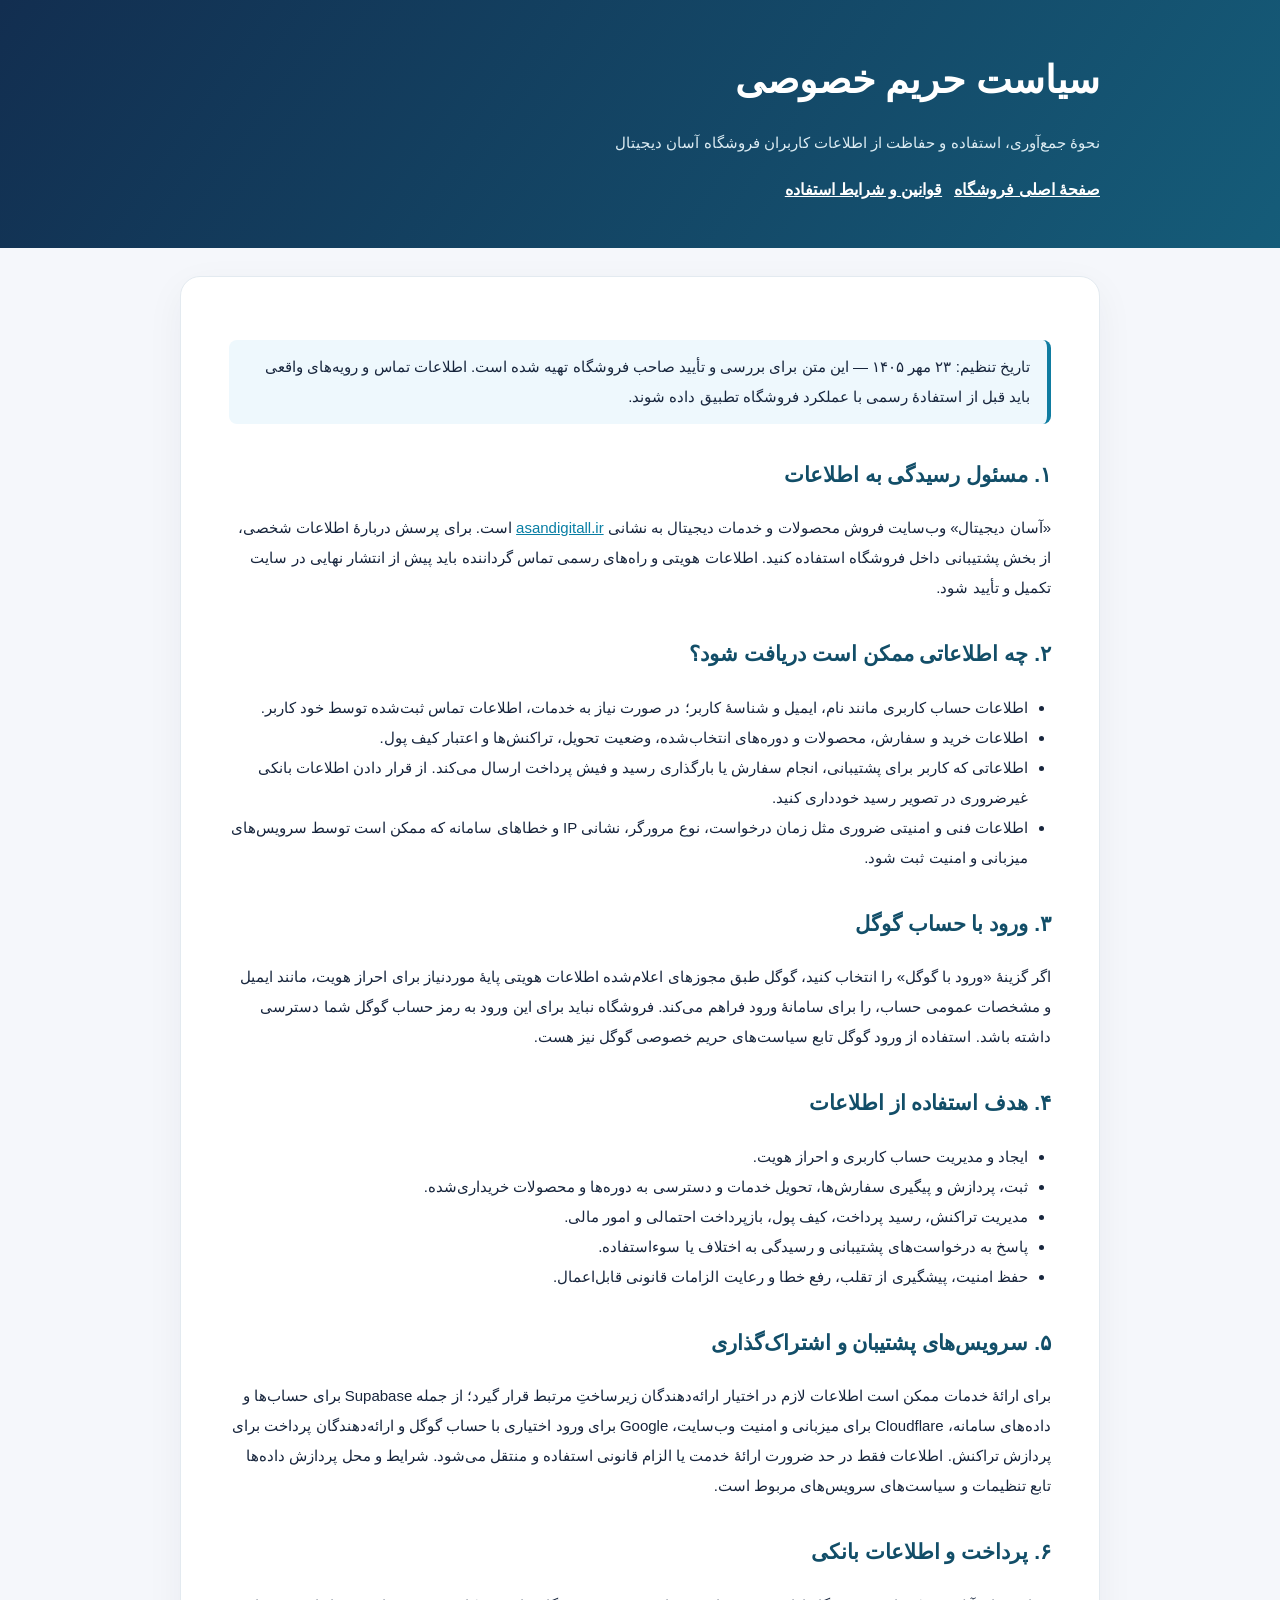
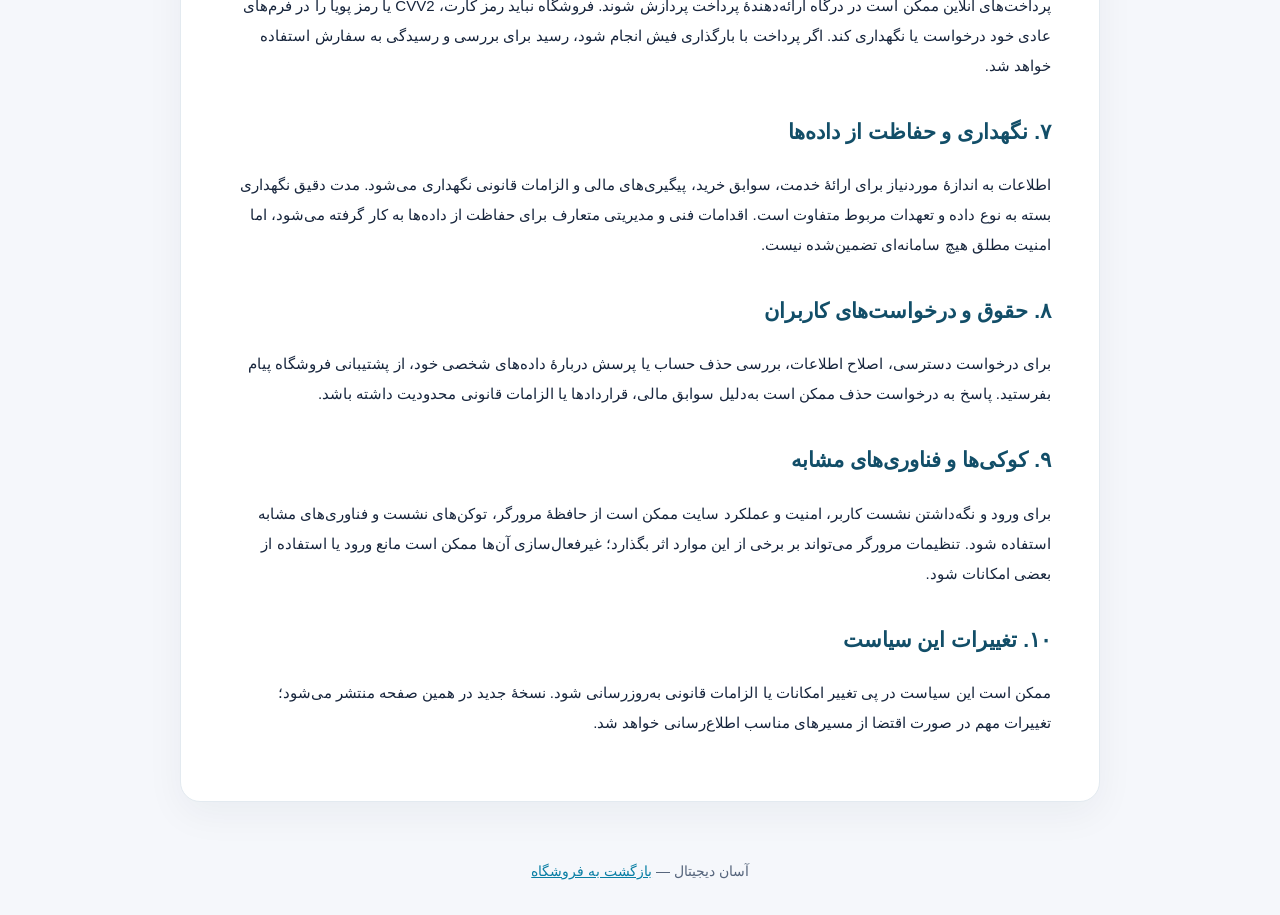
<file: privacy.html>
<!doctype html><html lang="fa" dir="rtl"><head><meta charset="utf-8"><meta name="viewport" content="width=device-width,initial-scale=1"><meta name="robots" content="index,follow"><title>سیاست حریم خصوصی | آسان دیجیتال</title><meta name="description" content="نحوهٔ جمع‌آوری، استفاده و حفاظت از اطلاعات کاربران فروشگاه آسان دیجیتال"><link rel="canonical" href="https://asandigitall.ir/privacy.html"><style>*{box-sizing:border-box}html{scroll-behavior:smooth}body{margin:0;background:#f5f7fb;color:#17253c;font-family:Tahoma,Arial,sans-serif;line-height:2}header{background:linear-gradient(125deg,#122e50,#155c79);color:#fff;padding:42px 20px}header .wrap{max-width:920px;margin:auto}header h1{font-size:clamp(25px,4vw,38px);margin:0 0 10px}header p{margin:0;color:#dcecf3}main{max-width:920px;margin:28px auto 55px;background:white;border:1px solid #e3eaf0;border-radius:20px;padding:clamp(20px,4vw,48px);box-shadow:0 12px 38px #17253c0d}h2{color:#124e68;font-size:21px;margin-top:30px}p,li{font-size:15px}ul{padding-right:23px}a{color:#087ea4}nav{margin-top:16px}nav a{display:inline-block;margin-left:12px;color:#fff;font-weight:bold}footer{text-align:center;color:#56657c;padding:0 15px 30px;font-size:14px}.note{background:#eef8fd;border-right:4px solid #0f7ca1;padding:12px 17px;border-radius:8px}strong{color:#143e55}header strong{color:white}</style></head><body><header><div class="wrap"><h1>سیاست حریم خصوصی</h1><p>نحوهٔ جمع‌آوری، استفاده و حفاظت از اطلاعات کاربران فروشگاه آسان دیجیتال</p><nav><a href="/">صفحهٔ اصلی فروشگاه</a><a href="/terms.html">قوانین و شرایط استفاده</a></nav></div></header><main><p class="note">تاریخ تنظیم: ۲۳ مهر ۱۴۰۵ — این متن برای بررسی و تأیید صاحب فروشگاه تهیه شده است. اطلاعات تماس و رویه‌های واقعی باید قبل از استفادهٔ رسمی با عملکرد فروشگاه تطبیق داده شوند.</p><section><h2>۱. مسئول رسیدگی به اطلاعات</h2><p>«آسان دیجیتال» وب‌سایت فروش محصولات و خدمات دیجیتال به نشانی <a href="https://asandigitall.ir/">asandigitall.ir</a> است. برای پرسش دربارهٔ اطلاعات شخصی، از بخش پشتیبانی داخل فروشگاه استفاده کنید. اطلاعات هویتی و راه‌های رسمی تماس گرداننده باید پیش از انتشار نهایی در سایت تکمیل و تأیید شود.</p></section><section><h2>۲. چه اطلاعاتی ممکن است دریافت شود؟</h2><ul><li>اطلاعات حساب کاربری مانند نام، ایمیل و شناسهٔ کاربر؛ در صورت نیاز به خدمات، اطلاعات تماس ثبت‌شده توسط خود کاربر.</li><li>اطلاعات خرید و سفارش، محصولات و دوره‌های انتخاب‌شده، وضعیت تحویل، تراکنش‌ها و اعتبار کیف پول.</li><li>اطلاعاتی که کاربر برای پشتیبانی، انجام سفارش یا بارگذاری رسید و فیش پرداخت ارسال می‌کند. از قرار دادن اطلاعات بانکی غیرضروری در تصویر رسید خودداری کنید.</li><li>اطلاعات فنی و امنیتی ضروری مثل زمان درخواست، نوع مرورگر، نشانی IP و خطاهای سامانه که ممکن است توسط سرویس‌های میزبانی و امنیت ثبت شود.</li></ul></section><section><h2>۳. ورود با حساب گوگل</h2><p>اگر گزینهٔ «ورود با گوگل» را انتخاب کنید، گوگل طبق مجوزهای اعلام‌شده اطلاعات هویتی پایهٔ موردنیاز برای احراز هویت، مانند ایمیل و مشخصات عمومی حساب، را برای سامانهٔ ورود فراهم می‌کند. فروشگاه نباید برای این ورود به رمز حساب گوگل شما دسترسی داشته باشد. استفاده از ورود گوگل تابع سیاست‌های حریم خصوصی گوگل نیز هست.</p></section><section><h2>۴. هدف استفاده از اطلاعات</h2><ul><li>ایجاد و مدیریت حساب کاربری و احراز هویت.</li><li>ثبت، پردازش و پیگیری سفارش‌ها، تحویل خدمات و دسترسی به دوره‌ها و محصولات خریداری‌شده.</li><li>مدیریت تراکنش، رسید پرداخت، کیف پول، بازپرداخت احتمالی و امور مالی.</li><li>پاسخ به درخواست‌های پشتیبانی و رسیدگی به اختلاف یا سوءاستفاده.</li><li>حفظ امنیت، پیشگیری از تقلب، رفع خطا و رعایت الزامات قانونی قابل‌اعمال.</li></ul></section><section><h2>۵. سرویس‌های پشتیبان و اشتراک‌گذاری</h2><p>برای ارائهٔ خدمات ممکن است اطلاعات لازم در اختیار ارائه‌دهندگان زیرساختِ مرتبط قرار گیرد؛ از جمله Supabase برای حساب‌ها و داده‌های سامانه، Cloudflare برای میزبانی و امنیت وب‌سایت، Google برای ورود اختیاری با حساب گوگل و ارائه‌دهندگان پرداخت برای پردازش تراکنش. اطلاعات فقط در حد ضرورت ارائهٔ خدمت یا الزام قانونی استفاده و منتقل می‌شود. شرایط و محل پردازش داده‌ها تابع تنظیمات و سیاست‌های سرویس‌های مربوط است.</p></section><section><h2>۶. پرداخت و اطلاعات بانکی</h2><p>پرداخت‌های آنلاین ممکن است در درگاه ارائه‌دهندهٔ پرداخت پردازش شوند. فروشگاه نباید رمز کارت، CVV2 یا رمز پویا را در فرم‌های عادی خود درخواست یا نگهداری کند. اگر پرداخت با بارگذاری فیش انجام شود، رسید برای بررسی و رسیدگی به سفارش استفاده خواهد شد.</p></section><section><h2>۷. نگهداری و حفاظت از داده‌ها</h2><p>اطلاعات به اندازهٔ موردنیاز برای ارائهٔ خدمت، سوابق خرید، پیگیری‌های مالی و الزامات قانونی نگهداری می‌شود. مدت دقیق نگهداری بسته به نوع داده و تعهدات مربوط متفاوت است. اقدامات فنی و مدیریتی متعارف برای حفاظت از داده‌ها به کار گرفته می‌شود، اما امنیت مطلق هیچ سامانه‌ای تضمین‌شده نیست.</p></section><section><h2>۸. حقوق و درخواست‌های کاربران</h2><p>برای درخواست دسترسی، اصلاح اطلاعات، بررسی حذف حساب یا پرسش دربارهٔ داده‌های شخصی خود، از پشتیبانی فروشگاه پیام بفرستید. پاسخ به درخواست حذف ممکن است به‌دلیل سوابق مالی، قراردادها یا الزامات قانونی محدودیت داشته باشد.</p></section><section><h2>۹. کوکی‌ها و فناوری‌های مشابه</h2><p>برای ورود و نگه‌داشتن نشست کاربر، امنیت و عملکرد سایت ممکن است از حافظهٔ مرورگر، توکن‌های نشست و فناوری‌های مشابه استفاده شود. تنظیمات مرورگر می‌تواند بر برخی از این موارد اثر بگذارد؛ غیرفعال‌سازی آن‌ها ممکن است مانع ورود یا استفاده از بعضی امکانات شود.</p></section><section><h2>۱۰. تغییرات این سیاست</h2><p>ممکن است این سیاست در پی تغییر امکانات یا الزامات قانونی به‌روزرسانی شود. نسخهٔ جدید در همین صفحه منتشر می‌شود؛ تغییرات مهم در صورت اقتضا از مسیرهای مناسب اطلاع‌رسانی خواهد شد.</p></section></main><footer>آسان دیجیتال — <a href="/">بازگشت به فروشگاه</a></footer></body></html>
</file>
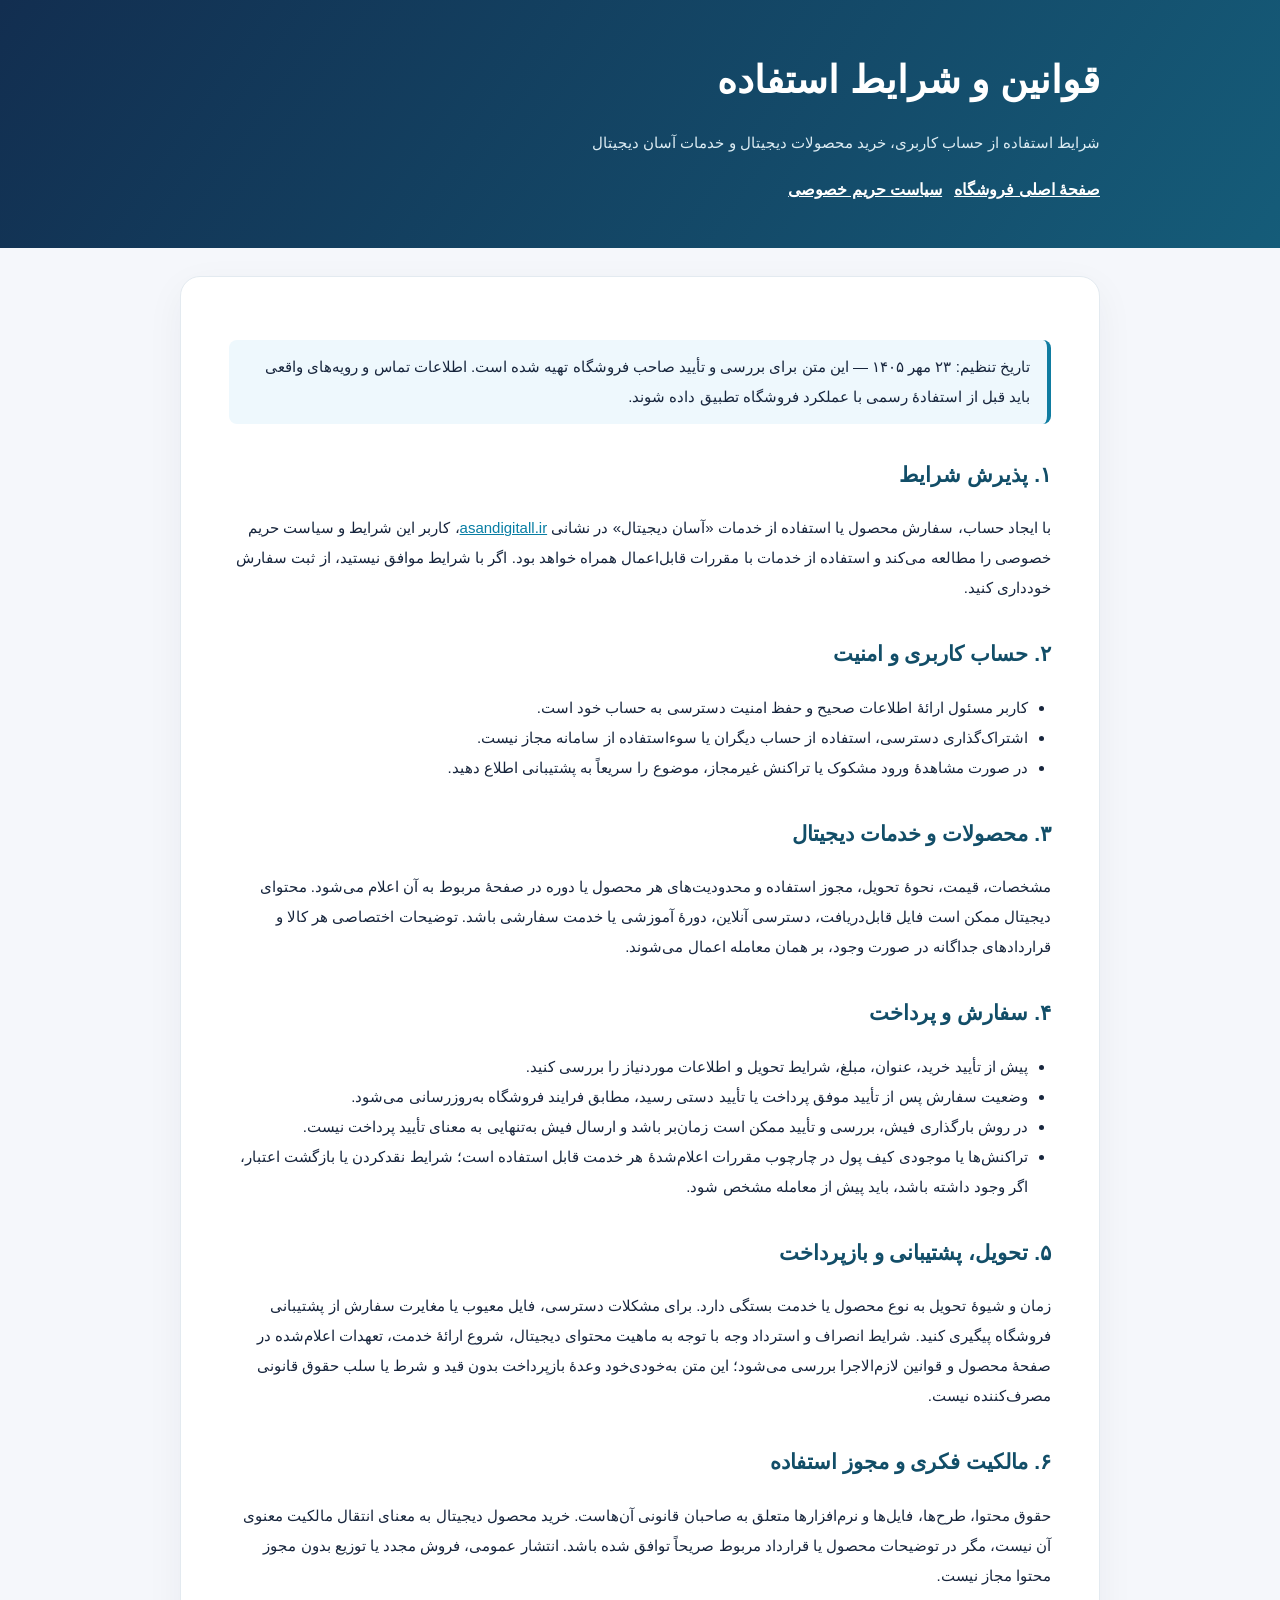
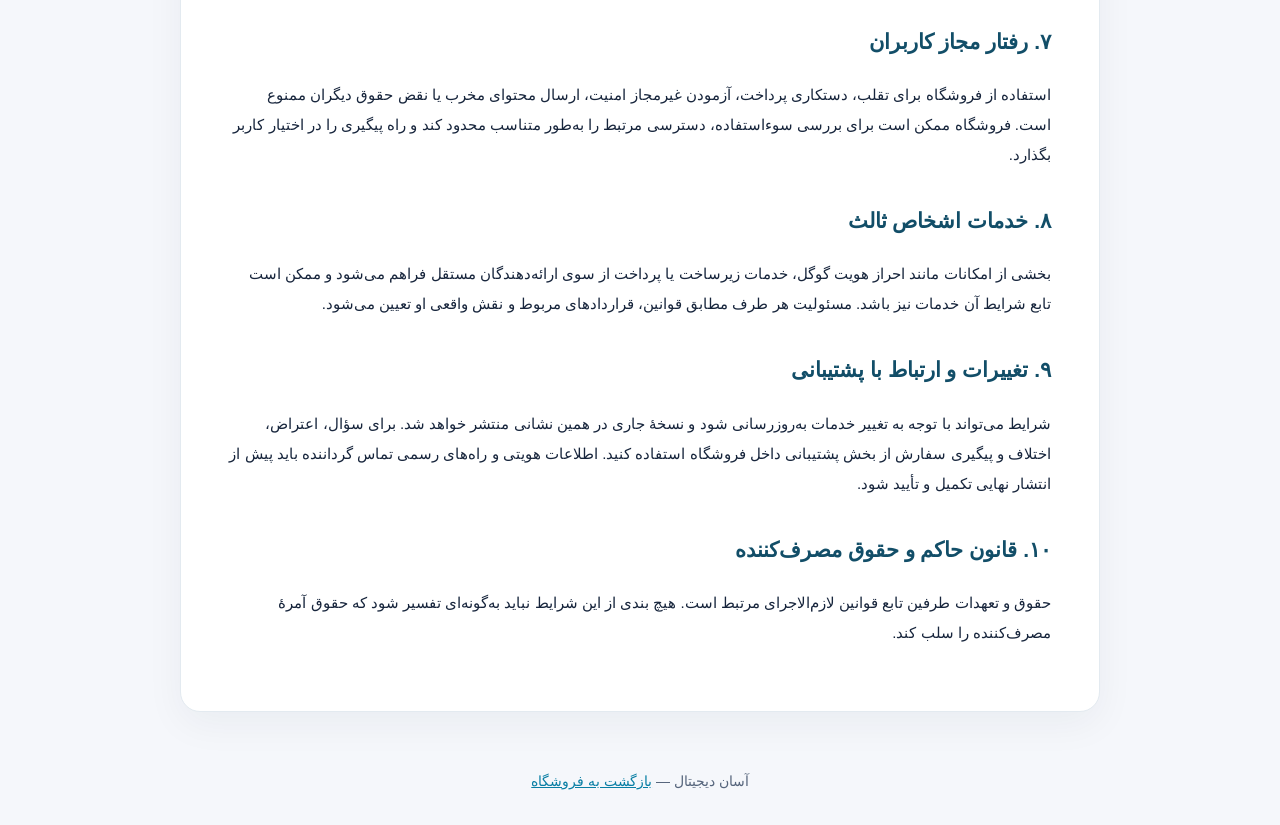
<file: terms.html>
<!doctype html><html lang="fa" dir="rtl"><head><meta charset="utf-8"><meta name="viewport" content="width=device-width,initial-scale=1"><meta name="robots" content="index,follow"><title>قوانین و شرایط استفاده | آسان دیجیتال</title><meta name="description" content="شرایط استفاده از حساب کاربری، خرید محصولات دیجیتال و خدمات آسان دیجیتال"><link rel="canonical" href="https://asandigitall.ir/terms.html"><style>*{box-sizing:border-box}html{scroll-behavior:smooth}body{margin:0;background:#f5f7fb;color:#17253c;font-family:Tahoma,Arial,sans-serif;line-height:2}header{background:linear-gradient(125deg,#122e50,#155c79);color:#fff;padding:42px 20px}header .wrap{max-width:920px;margin:auto}header h1{font-size:clamp(25px,4vw,38px);margin:0 0 10px}header p{margin:0;color:#dcecf3}main{max-width:920px;margin:28px auto 55px;background:white;border:1px solid #e3eaf0;border-radius:20px;padding:clamp(20px,4vw,48px);box-shadow:0 12px 38px #17253c0d}h2{color:#124e68;font-size:21px;margin-top:30px}p,li{font-size:15px}ul{padding-right:23px}a{color:#087ea4}nav{margin-top:16px}nav a{display:inline-block;margin-left:12px;color:#fff;font-weight:bold}footer{text-align:center;color:#56657c;padding:0 15px 30px;font-size:14px}.note{background:#eef8fd;border-right:4px solid #0f7ca1;padding:12px 17px;border-radius:8px}strong{color:#143e55}header strong{color:white}</style></head><body><header><div class="wrap"><h1>قوانین و شرایط استفاده</h1><p>شرایط استفاده از حساب کاربری، خرید محصولات دیجیتال و خدمات آسان دیجیتال</p><nav><a href="/">صفحهٔ اصلی فروشگاه</a><a href="/privacy.html">سیاست حریم خصوصی</a></nav></div></header><main><p class="note">تاریخ تنظیم: ۲۳ مهر ۱۴۰۵ — این متن برای بررسی و تأیید صاحب فروشگاه تهیه شده است. اطلاعات تماس و رویه‌های واقعی باید قبل از استفادهٔ رسمی با عملکرد فروشگاه تطبیق داده شوند.</p><section><h2>۱. پذیرش شرایط</h2><p>با ایجاد حساب، سفارش محصول یا استفاده از خدمات «آسان دیجیتال» در نشانی <a href="https://asandigitall.ir/">asandigitall.ir</a>، کاربر این شرایط و سیاست حریم خصوصی را مطالعه می‌کند و استفاده از خدمات با مقررات قابل‌اعمال همراه خواهد بود. اگر با شرایط موافق نیستید، از ثبت سفارش خودداری کنید.</p></section><section><h2>۲. حساب کاربری و امنیت</h2><ul><li>کاربر مسئول ارائهٔ اطلاعات صحیح و حفظ امنیت دسترسی به حساب خود است.</li><li>اشتراک‌گذاری دسترسی، استفاده از حساب دیگران یا سوءاستفاده از سامانه مجاز نیست.</li><li>در صورت مشاهدهٔ ورود مشکوک یا تراکنش غیرمجاز، موضوع را سریعاً به پشتیبانی اطلاع دهید.</li></ul></section><section><h2>۳. محصولات و خدمات دیجیتال</h2><p>مشخصات، قیمت، نحوهٔ تحویل، مجوز استفاده و محدودیت‌های هر محصول یا دوره در صفحهٔ مربوط به آن اعلام می‌شود. محتوای دیجیتال ممکن است فایل قابل‌دریافت، دسترسی آنلاین، دورهٔ آموزشی یا خدمت سفارشی باشد. توضیحات اختصاصی هر کالا و قراردادهای جداگانه در صورت وجود، بر همان معامله اعمال می‌شوند.</p></section><section><h2>۴. سفارش و پرداخت</h2><ul><li>پیش از تأیید خرید، عنوان، مبلغ، شرایط تحویل و اطلاعات موردنیاز را بررسی کنید.</li><li>وضعیت سفارش پس از تأیید موفق پرداخت یا تأیید دستی رسید، مطابق فرایند فروشگاه به‌روزرسانی می‌شود.</li><li>در روش بارگذاری فیش، بررسی و تأیید ممکن است زمان‌بر باشد و ارسال فیش به‌تنهایی به معنای تأیید پرداخت نیست.</li><li>تراکنش‌ها یا موجودی کیف پول در چارچوب مقررات اعلام‌شدهٔ هر خدمت قابل استفاده است؛ شرایط نقدکردن یا بازگشت اعتبار، اگر وجود داشته باشد، باید پیش از معامله مشخص شود.</li></ul></section><section><h2>۵. تحویل، پشتیبانی و بازپرداخت</h2><p>زمان و شیوهٔ تحویل به نوع محصول یا خدمت بستگی دارد. برای مشکلات دسترسی، فایل معیوب یا مغایرت سفارش از پشتیبانی فروشگاه پیگیری کنید. شرایط انصراف و استرداد وجه با توجه به ماهیت محتوای دیجیتال، شروع ارائهٔ خدمت، تعهدات اعلام‌شده در صفحهٔ محصول و قوانین لازم‌الاجرا بررسی می‌شود؛ این متن به‌خودی‌خود وعدهٔ بازپرداخت بدون قید و شرط یا سلب حقوق قانونی مصرف‌کننده نیست.</p></section><section><h2>۶. مالکیت فکری و مجوز استفاده</h2><p>حقوق محتوا، طرح‌ها، فایل‌ها و نرم‌افزارها متعلق به صاحبان قانونی آن‌هاست. خرید محصول دیجیتال به معنای انتقال مالکیت معنوی آن نیست، مگر در توضیحات محصول یا قرارداد مربوط صریحاً توافق شده باشد. انتشار عمومی، فروش مجدد یا توزیع بدون مجوز محتوا مجاز نیست.</p></section><section><h2>۷. رفتار مجاز کاربران</h2><p>استفاده از فروشگاه برای تقلب، دستکاری پرداخت، آزمودن غیرمجاز امنیت، ارسال محتوای مخرب یا نقض حقوق دیگران ممنوع است. فروشگاه ممکن است برای بررسی سوءاستفاده، دسترسی مرتبط را به‌طور متناسب محدود کند و راه پیگیری را در اختیار کاربر بگذارد.</p></section><section><h2>۸. خدمات اشخاص ثالث</h2><p>بخشی از امکانات مانند احراز هویت گوگل، خدمات زیرساخت یا پرداخت از سوی ارائه‌دهندگان مستقل فراهم می‌شود و ممکن است تابع شرایط آن خدمات نیز باشد. مسئولیت هر طرف مطابق قوانین، قراردادهای مربوط و نقش واقعی او تعیین می‌شود.</p></section><section><h2>۹. تغییرات و ارتباط با پشتیبانی</h2><p>شرایط می‌تواند با توجه به تغییر خدمات به‌روزرسانی شود و نسخهٔ جاری در همین نشانی منتشر خواهد شد. برای سؤال، اعتراض، اختلاف و پیگیری سفارش از بخش پشتیبانی داخل فروشگاه استفاده کنید. اطلاعات هویتی و راه‌های رسمی تماس گرداننده باید پیش از انتشار نهایی تکمیل و تأیید شود.</p></section><section><h2>۱۰. قانون حاکم و حقوق مصرف‌کننده</h2><p>حقوق و تعهدات طرفین تابع قوانین لازم‌الاجرای مرتبط است. هیچ بندی از این شرایط نباید به‌گونه‌ای تفسیر شود که حقوق آمرهٔ مصرف‌کننده را سلب کند.</p></section></main><footer>آسان دیجیتال — <a href="/">بازگشت به فروشگاه</a></footer></body></html>
</file>
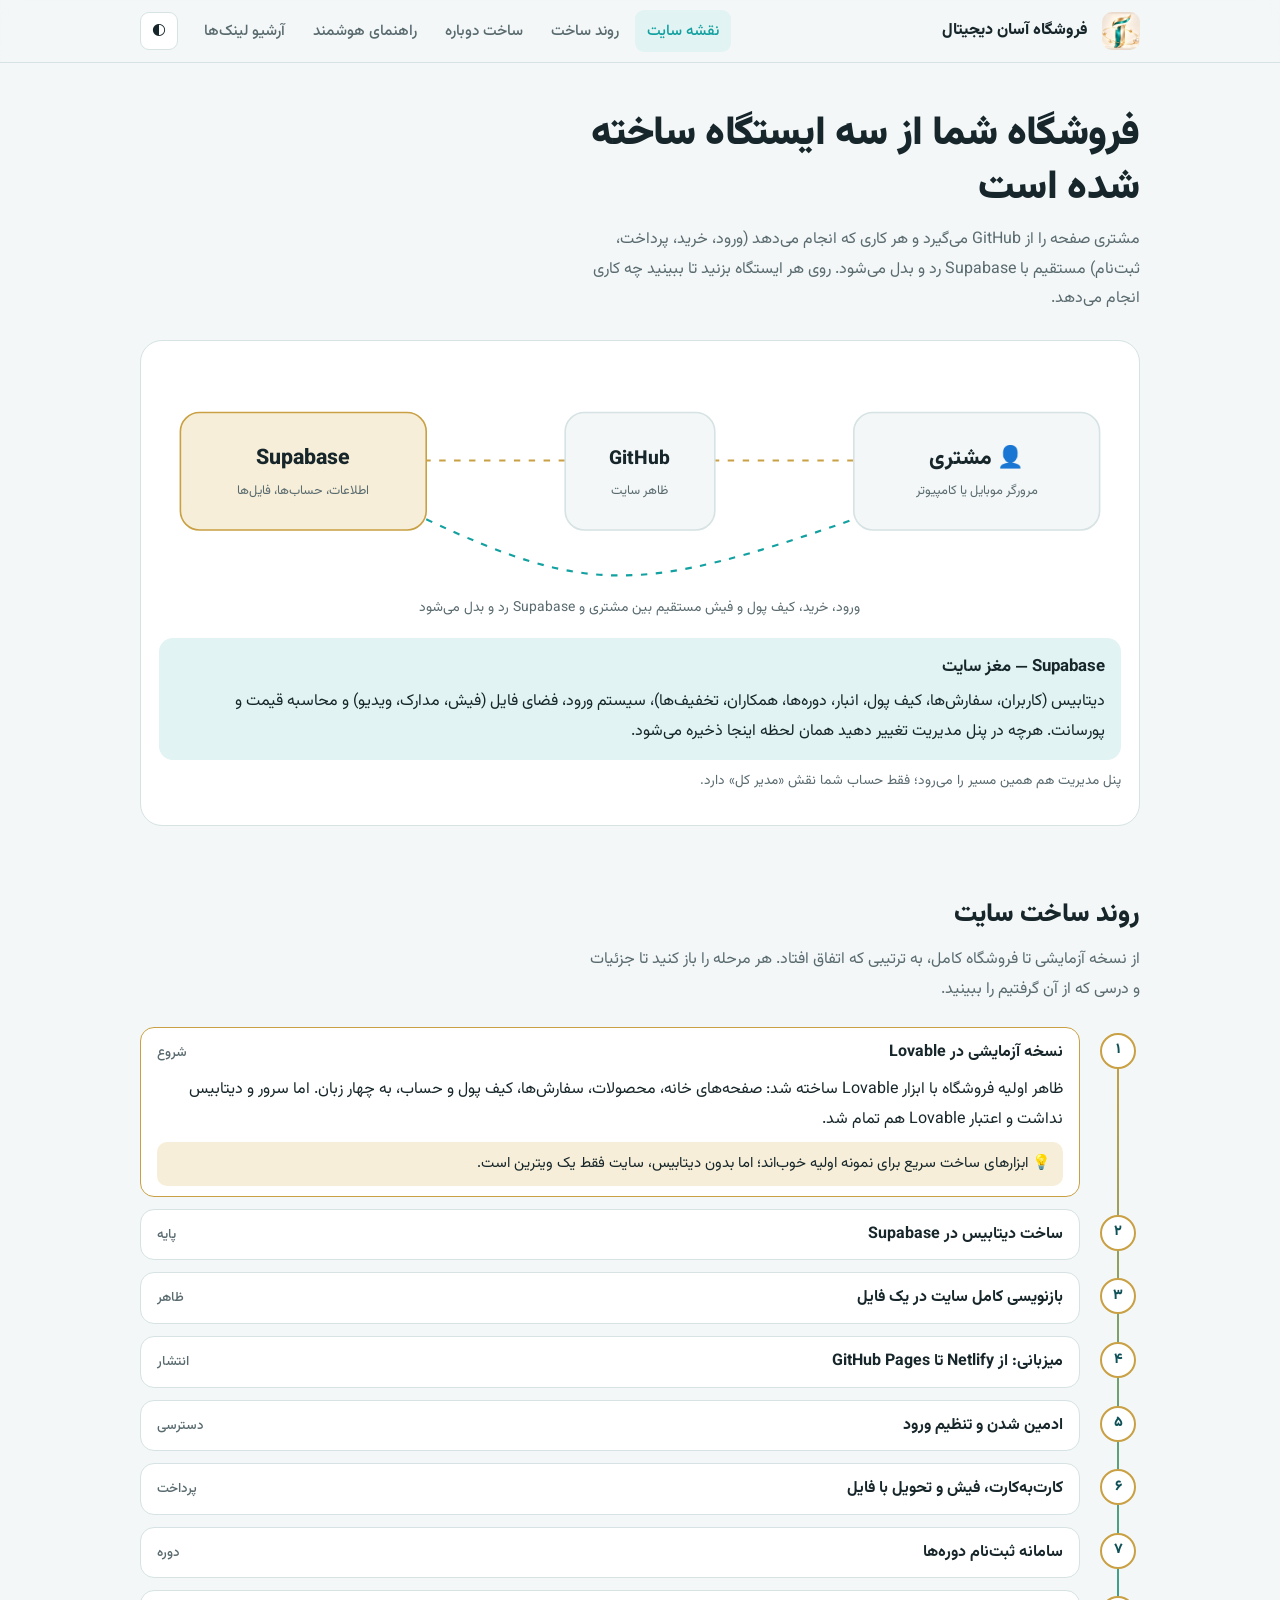
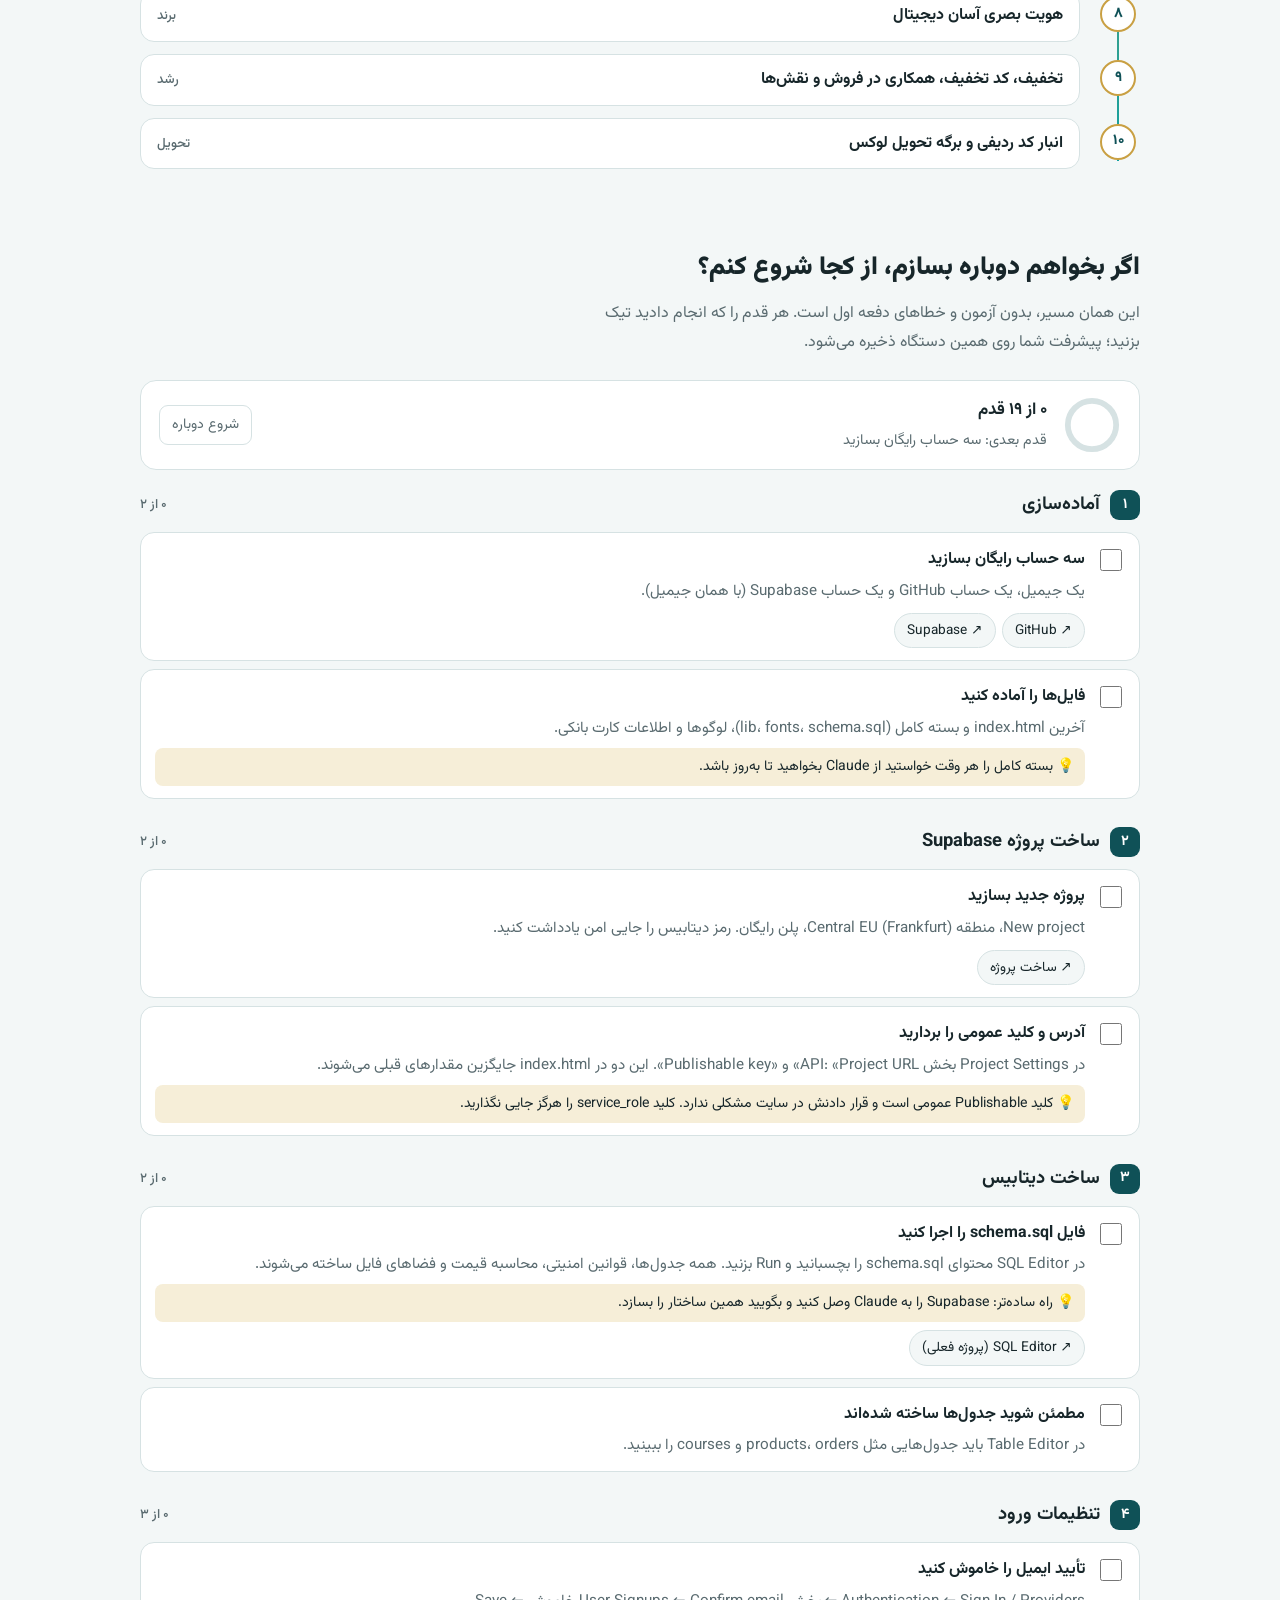
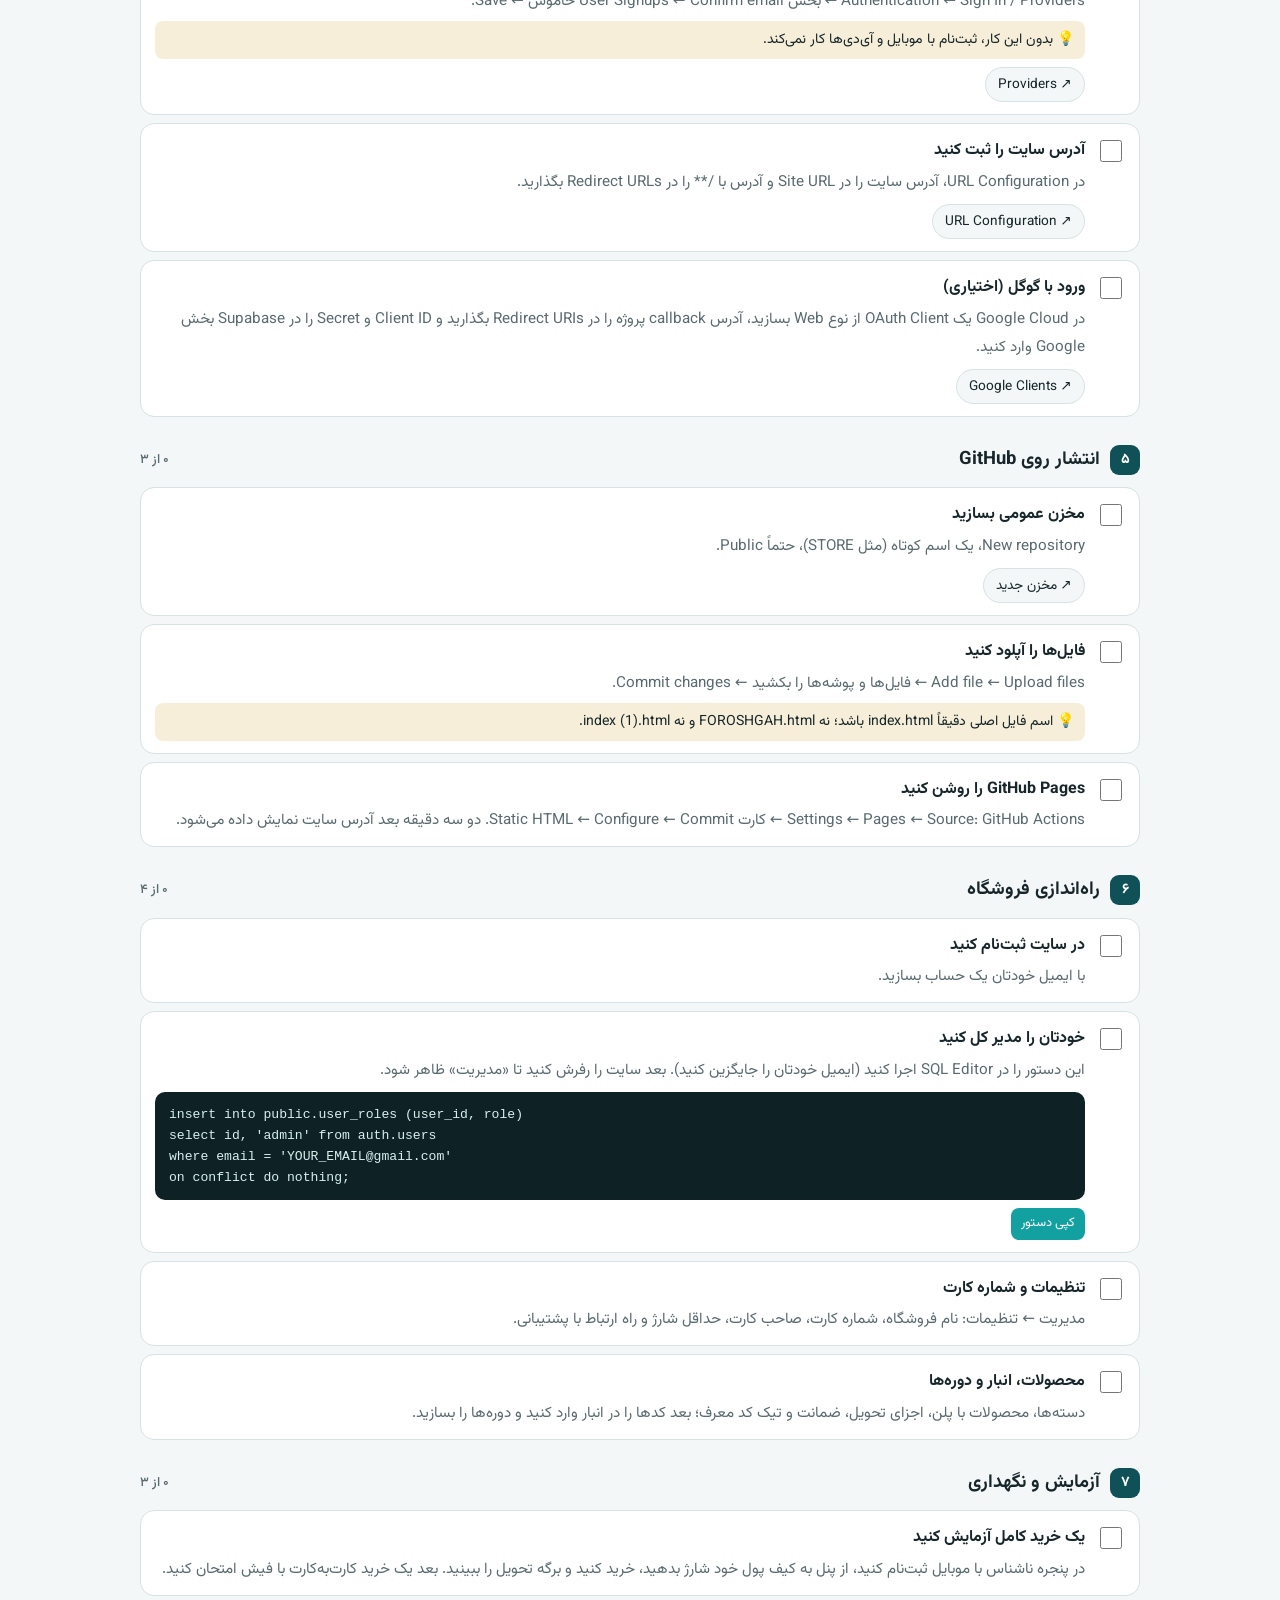
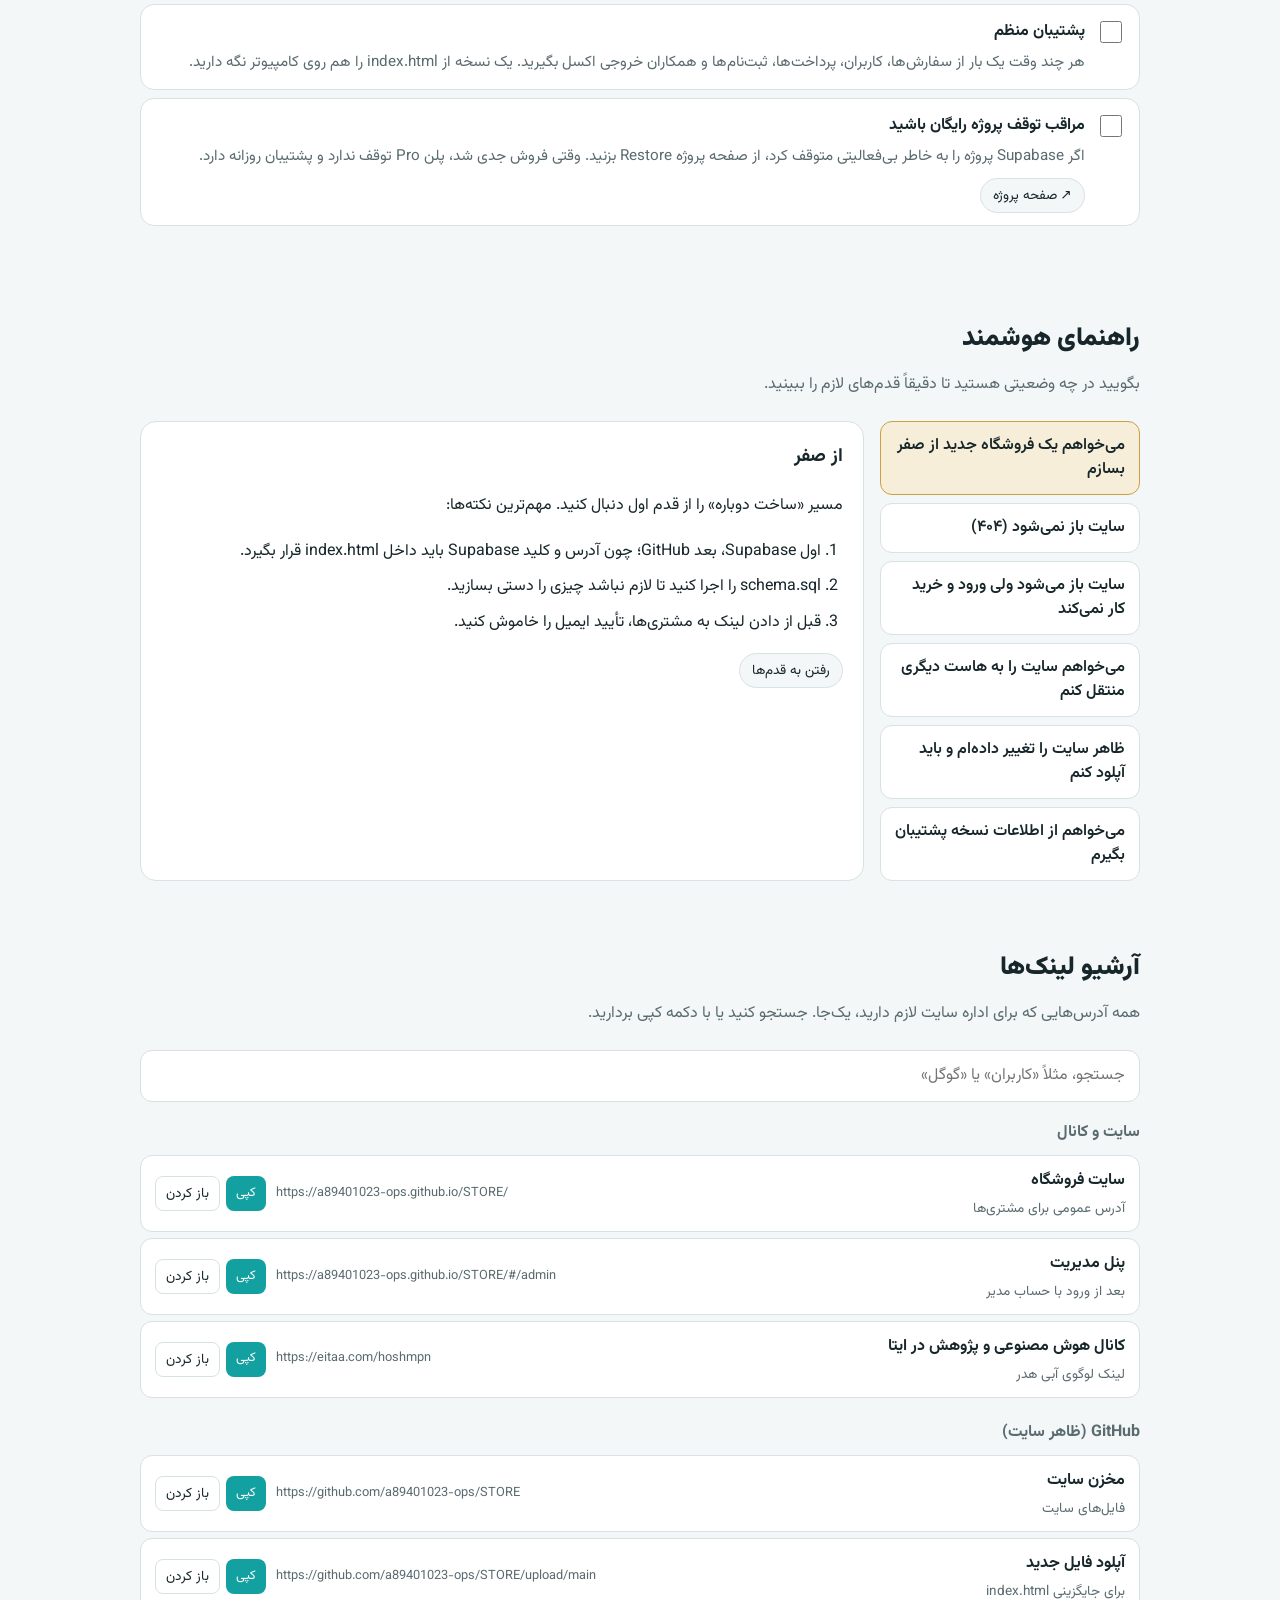
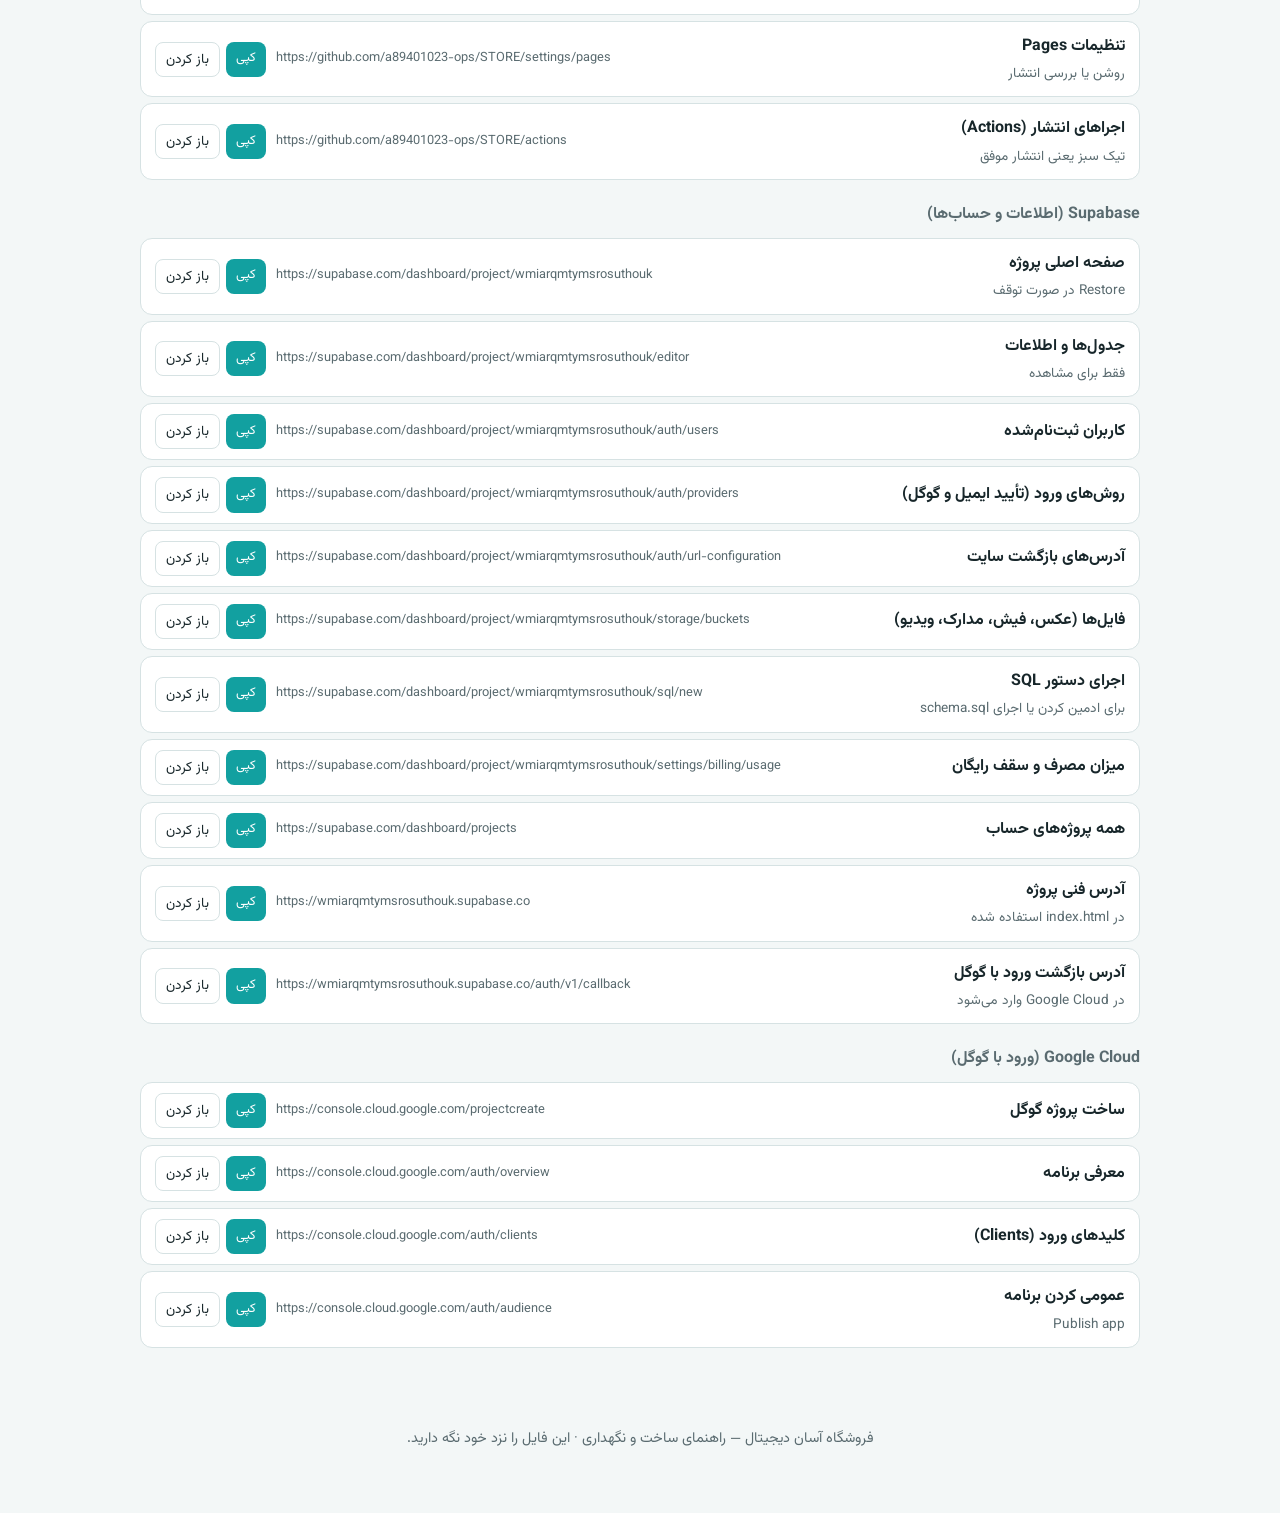
<file: docs/asan-digital-guide.html>
<!doctype html>
<html lang="fa" dir="rtl">
<head>
<meta charset="utf-8">
<meta name="viewport" content="width=device-width, initial-scale=1, viewport-fit=cover">
<title>نقشه راه ساخت فروشگاه آسان دیجیتال</title>
<link rel="icon" href="[data-uri]">
<link rel="preconnect" href="https://fonts.googleapis.com"><link rel="preconnect" href="https://fonts.gstatic.com" crossorigin>
<link href="https://fonts.googleapis.com/css2?family=Vazirmatn:wght@400;500;700;800;900&display=swap" rel="stylesheet">
<style>
:root{
  --teal:#0F5157; --teal-2:#146A70; --tq:#12A0A0; --tq-soft:#E1F3F2; --gold:#C9A043; --gold-soft:#F6EED8;
  --bg:#F3F7F7; --surface:#FFFFFF; --ink:#17262A; --muted:#5A6B70; --line:#D6E2E3; --ok:#1F8A5B; --bad:#C2412D;
  --font:"Vazirmatn",Tahoma,system-ui,sans-serif; color-scheme:light;
  box-sizing:border-box; padding-top:env(safe-area-inset-top,0px); padding-bottom:env(safe-area-inset-bottom,0px);
}
@media (prefers-color-scheme:dark){:root:not([data-theme="light"]){--bg:#0C1719;--surface:#132226;--ink:#E4EEEF;--muted:#9AB0B4;--line:#23383D;--tq-soft:#123236;--gold-soft:#2C2614;color-scheme:dark}}
:root[data-theme="dark"]{--bg:#0C1719;--surface:#132226;--ink:#E4EEEF;--muted:#9AB0B4;--line:#23383D;--tq-soft:#123236;--gold-soft:#2C2614;color-scheme:dark}
*,*::before,*::after{box-sizing:inherit}
html{scroll-padding-top:calc(70px + env(safe-area-inset-top,0px));scroll-behavior:smooth}
body{margin:0;background:var(--bg);color:var(--ink);font-family:var(--font);line-height:1.85;font-size:16px}
a{color:var(--tq)}
:focus-visible{outline:3px solid var(--gold);outline-offset:2px;border-radius:6px}
.wrap{max-width:1040px;margin:0 auto;padding:0 20px}
button{font:inherit;color:inherit}

/* top bar */
.bar{position:sticky;top:env(safe-area-inset-top,0px);z-index:10;background:color-mix(in srgb,var(--bg) 90%,transparent);backdrop-filter:blur(10px);border-bottom:1px solid var(--line)}
.bar .wrap{display:flex;align-items:center;gap:14px;height:62px}
.bar img{width:38px;height:38px;border-radius:10px}
.bar b{font-weight:800;white-space:nowrap}
.tabs{display:flex;gap:4px;margin-inline-start:auto;overflow-x:auto}
.tabs a{white-space:nowrap;text-decoration:none;color:var(--muted);padding:7px 12px;border-radius:9px;font-weight:500;font-size:.95rem}
.tabs a:hover{color:var(--ink);background:var(--surface)}
.tabs a.on{background:var(--tq-soft);color:var(--teal)}
:root[data-theme="dark"] .tabs a.on,:root:not([data-theme="light"]) .tabs a.on{color:var(--tq)}
.iconbtn{border:1px solid var(--line);background:var(--surface);border-radius:9px;width:38px;height:38px;cursor:pointer;flex-shrink:0}
@media (max-width:820px){.bar b{display:none}.tabs a{padding:7px 9px;font-size:.88rem}}

/* hero: the live map */
.hero{padding:44px 0 10px}
.hero h1{font-size:clamp(1.7rem,4vw,2.5rem);line-height:1.35;margin:0 0 10px;font-weight:900;letter-spacing:-.01em;max-width:24ch}
.lead{color:var(--muted);max-width:62ch;margin:0 0 26px}
.map{background:var(--surface);border:1px solid var(--line);border-radius:22px;padding:18px;position:relative;overflow:hidden}
.map svg{width:100%;height:auto;display:block}
.node{cursor:pointer}
.node rect{fill:var(--bg);stroke:var(--line);stroke-width:1.5;transition:stroke .2s,fill .2s}
.node.on rect,.node:hover rect{stroke:var(--gold);fill:var(--gold-soft)}
.node text{fill:var(--ink);font-family:var(--font)}
.node .sub{fill:var(--muted);font-size:12px}
.wire{stroke:var(--gold);stroke-width:2;fill:none;stroke-dasharray:6 8;animation:flow 1.4s linear infinite}
.wire.back{animation-direction:reverse;stroke:var(--tq)}
@keyframes flow{to{stroke-dashoffset:-28}}
.pulse{fill:var(--gold)}
.mapinfo{margin-top:12px;padding:14px 16px;border-radius:14px;background:var(--tq-soft);min-height:84px}
.mapinfo h3{margin:0 0 4px;font-size:1.05rem}
.mapinfo p{margin:0;color:var(--ink)}
.maphint{font-size:.85rem;color:var(--muted);margin-top:8px}

/* sections */
section.part{padding:56px 0 8px}
.part > h2{font-size:1.6rem;font-weight:900;margin:0 0 6px}
.part > .lead{margin-bottom:22px}

/* timeline */
.tl{position:relative;margin:0;padding:0;list-style:none}
.tl::before{content:"";position:absolute;inset-block:8px;inset-inline-start:21px;width:2px;background:linear-gradient(var(--gold),var(--tq))}
.tl li{position:relative;padding-inline-start:60px;margin-bottom:12px}
.tl .dot{position:absolute;inset-inline-start:4px;top:6px;width:36px;height:36px;border-radius:50%;display:grid;place-items:center;background:var(--surface);border:2px solid var(--gold);font-weight:800;font-size:.9rem;color:var(--teal)}
:root[data-theme="dark"] .tl .dot{color:var(--gold)}
.tl details{background:var(--surface);border:1px solid var(--line);border-radius:14px;padding:10px 16px}
.tl summary{cursor:pointer;font-weight:700;list-style:none;display:flex;justify-content:space-between;gap:10px;align-items:baseline}
.tl summary::-webkit-details-marker{display:none}
.tl summary small{color:var(--muted);font-weight:500;white-space:nowrap}
.tl details[open]{border-color:var(--gold)}
.tl details p,.tl details ul{margin:8px 0 4px;color:var(--ink)}
.tl ul{padding-inline-start:20px}
.tl .lesson{background:var(--gold-soft);border-radius:10px;padding:8px 12px;margin-top:8px;font-size:.93rem}

/* rebuild checklist */
.progress{display:flex;align-items:center;gap:16px;background:var(--surface);border:1px solid var(--line);border-radius:16px;padding:14px 18px;margin-bottom:18px;position:sticky;top:calc(70px + env(safe-area-inset-top,0px));z-index:5}
.ring{width:58px;height:58px;flex-shrink:0}
.ring circle{fill:none;stroke-width:6}
.ring .bgc{stroke:var(--line)}.ring .fg{stroke:var(--tq);stroke-linecap:round;transition:stroke-dashoffset .5s}
.progress b{font-size:1.05rem}.progress span{color:var(--muted);font-size:.9rem}
.progress .reset{margin-inline-start:auto;border:1px solid var(--line);background:transparent;border-radius:9px;padding:6px 12px;cursor:pointer;font-size:.88rem;color:var(--muted)}
.phase{margin-bottom:26px}
.phase h3{font-size:1.15rem;margin:0 0 10px;display:flex;align-items:center;gap:10px}
.phase h3 .pn{display:inline-grid;place-items:center;width:30px;height:30px;border-radius:9px;background:var(--teal);color:#fff;font-size:.9rem}
.phase h3 .pc{margin-inline-start:auto;font-size:.82rem;color:var(--muted);font-weight:500}
.step{display:grid;grid-template-columns:28px 1fr;gap:12px;background:var(--surface);border:1px solid var(--line);border-radius:14px;padding:12px 14px;margin-bottom:8px}
.step input{width:22px;height:22px;margin-top:4px;accent-color:var(--tq);cursor:pointer}
.step.done{opacity:.6}
.step.done .st{text-decoration:line-through;text-decoration-color:var(--tq)}
.step .st{font-weight:700}
.step p{margin:2px 0 0;color:var(--muted);font-size:.95rem}
.step .why{margin-top:6px;font-size:.88rem;color:var(--ink);background:var(--gold-soft);border-radius:8px;padding:6px 10px}
.step .acts{display:flex;flex-wrap:wrap;gap:6px;margin-top:8px}
.pill{display:inline-flex;align-items:center;gap:6px;border:1px solid var(--line);background:var(--bg);border-radius:999px;padding:4px 12px;font-size:.85rem;text-decoration:none;color:var(--ink);cursor:pointer}
.pill:hover{border-color:var(--tq)}
pre.code{direction:ltr;text-align:left;background:#0E2226;color:#D7F0EE;border-radius:10px;padding:12px 14px;overflow-x:auto;font-size:.82rem;line-height:1.6;margin:8px 0 0;position:relative}
.copy{border:0;background:var(--tq);color:#fff;border-radius:8px;padding:4px 10px;font-size:.8rem;cursor:pointer}

/* smart helper */
.helper{display:grid;grid-template-columns:260px 1fr;gap:16px}
@media (max-width:760px){.helper{grid-template-columns:1fr}}
.scen{display:flex;flex-direction:column;gap:8px}
.scen button{text-align:start;border:1px solid var(--line);background:var(--surface);border-radius:12px;padding:12px 14px;cursor:pointer;font-weight:600;line-height:1.5}
.scen button.on{border-color:var(--gold);background:var(--gold-soft)}
.answer{background:var(--surface);border:1px solid var(--line);border-radius:16px;padding:18px 20px;min-height:220px}
.answer h3{margin:0 0 8px}
.answer ol{padding-inline-start:22px;margin:8px 0}
.answer li{margin-bottom:6px}

/* links */
.search{display:flex;gap:10px;margin-bottom:16px}
.search input{flex:1;font:inherit;border:1px solid var(--line);background:var(--surface);color:var(--ink);border-radius:12px;padding:10px 14px}
.lgroup{margin-bottom:20px}
.lgroup h3{font-size:1rem;margin:0 0 8px;color:var(--muted)}
.lrow{display:grid;grid-template-columns:1fr auto auto;gap:10px;align-items:center;background:var(--surface);border:1px solid var(--line);border-radius:12px;padding:10px 14px;margin-bottom:6px}
.lrow .t{font-weight:700}
.lrow .u{direction:ltr;text-align:left;color:var(--muted);font-size:.8rem;word-break:break-all}
.lrow .open{text-decoration:none;border:1px solid var(--line);border-radius:8px;padding:4px 10px;font-size:.85rem;color:var(--ink)}
@media (max-width:560px){.lrow{grid-template-columns:1fr auto}.lrow .u{grid-column:1/-1;order:3}}
.empty{color:var(--muted);text-align:center;padding:30px}
mark{background:#FDE7B0;color:inherit;border-radius:3px}

footer{padding:50px 0 60px;text-align:center;color:var(--muted);font-size:.9rem}
.toast{position:fixed;bottom:calc(24px + env(safe-area-inset-bottom,0px));left:50%;transform:translateX(-50%);background:var(--ink);color:var(--bg);padding:8px 18px;border-radius:999px;font-size:.9rem;opacity:0;transition:opacity .2s;pointer-events:none;z-index:20}
.toast.show{opacity:1}
@media (prefers-reduced-motion:reduce){.wire{animation:none}html{scroll-behavior:auto}}
@media print{.bar,.progress .reset,.search,.iconbtn{display:none}.tl details{break-inside:avoid}body{background:#fff}}
</style>
</head>
<body>
<header class="bar"><div class="wrap">
  <img src="[data-uri]" alt="">
  <b>فروشگاه آسان دیجیتال</b>
  <nav class="tabs" id="tabs">
    <a href="#map">نقشه سایت</a><a href="#story">روند ساخت</a><a href="#rebuild">ساخت دوباره</a><a href="#help">راهنمای هوشمند</a><a href="#links">آرشیو لینک‌ها</a>
  </nav>
  <button class="iconbtn" id="theme" aria-label="تغییر پوسته روشن و تیره">◐</button>
</div></header>

<main class="wrap">
  <!-- HERO: live architecture map -->
  <section class="hero" id="map">
    <h1>فروشگاه شما از سه ایستگاه ساخته شده است</h1>
    <p class="lead">مشتری صفحه را از GitHub می‌گیرد و هر کاری که انجام می‌دهد (ورود، خرید، پرداخت، ثبت‌نام) مستقیم با Supabase رد و بدل می‌شود. روی هر ایستگاه بزنید تا ببینید چه کاری انجام می‌دهد.</p>
    <div class="map">
      <svg viewBox="0 0 900 250" role="img" aria-label="نقشه ارتباط مشتری، GitHub و Supabase">
        <path class="wire" d="M650 95 C 590 95, 580 95, 520 95"/>
        <path class="wire" d="M380 95 C 330 95, 330 95, 250 95"/>
        <path class="wire back" d="M250 150 C 400 220, 450 220, 650 150"/>
        <g class="node" data-k="user" tabindex="0" role="button"><rect x="650" y="50" width="230" height="110" rx="18"/><text x="765" y="98" text-anchor="middle" font-size="20" font-weight="800">👤 مشتری</text><text class="sub" x="765" y="126" text-anchor="middle">مرورگر موبایل یا کامپیوتر</text></g>
        <g class="node" data-k="gh" tabindex="0" role="button"><rect x="380" y="50" width="140" height="110" rx="18"/><text x="450" y="98" text-anchor="middle" font-size="18" font-weight="800">GitHub</text><text class="sub" x="450" y="126" text-anchor="middle">ظاهر سایت</text></g>
        <g class="node" data-k="sb" tabindex="0" role="button"><rect x="20" y="50" width="230" height="110" rx="18"/><text x="135" y="98" text-anchor="middle" font-size="20" font-weight="800">Supabase</text><text class="sub" x="135" y="126" text-anchor="middle">اطلاعات، حساب‌ها، فایل‌ها</text></g>
        <text x="450" y="236" text-anchor="middle" font-size="13" fill="var(--muted)" font-family="Vazirmatn">ورود، خرید، کیف پول و فیش مستقیم بین مشتری و Supabase رد و بدل می‌شود</text>
      </svg>
      <div class="mapinfo" id="mapinfo" aria-live="polite"></div>
      <p class="maphint">پنل مدیریت هم همین مسیر را می‌رود؛ فقط حساب شما نقش «مدیر کل» دارد.</p>
    </div>
  </section>

  <!-- STORY -->
  <section class="part" id="story">
    <h2>روند ساخت سایت</h2>
    <p class="lead">از نسخه آزمایشی تا فروشگاه کامل، به ترتیبی که اتفاق افتاد. هر مرحله را باز کنید تا جزئیات و درسی که از آن گرفتیم را ببینید.</p>
    <ol class="tl" id="timeline"></ol>
  </section>

  <!-- REBUILD -->
  <section class="part" id="rebuild">
    <h2>اگر بخواهم دوباره بسازم، از کجا شروع کنم؟</h2>
    <p class="lead">این همان مسیر، بدون آزمون و خطاهای دفعه اول است. هر قدم را که انجام دادید تیک بزنید؛ پیشرفت شما روی همین دستگاه ذخیره می‌شود.</p>
    <div class="progress"><svg class="ring" viewBox="0 0 60 60" aria-hidden="true"><circle class="bgc" cx="30" cy="30" r="25"/><circle class="fg" id="ringfg" cx="30" cy="30" r="25" stroke-dasharray="157" stroke-dashoffset="157" transform="rotate(-90 30 30)"/></svg>
      <div><b id="progT">۰ از ۰ قدم</b><br><span id="progS">از قدم اول شروع کنید.</span></div>
      <button class="reset" id="reset">شروع دوباره</button></div>
    <div id="phases"></div>
  </section>

  <!-- SMART HELPER -->
  <section class="part" id="help">
    <h2>راهنمای هوشمند</h2>
    <p class="lead">بگویید در چه وضعیتی هستید تا دقیقاً قدم‌های لازم را ببینید.</p>
    <div class="helper"><div class="scen" id="scen" role="tablist"></div><div class="answer" id="answer" aria-live="polite"></div></div>
  </section>

  <!-- LINKS -->
  <section class="part" id="links">
    <h2>آرشیو لینک‌ها</h2>
    <p class="lead">همه آدرس‌هایی که برای اداره سایت لازم دارید، یک‌جا. جستجو کنید یا با دکمه کپی بردارید.</p>
    <div class="search"><input id="q" type="search" placeholder="جستجو، مثلاً «کاربران» یا «گوگل»" aria-label="جستجو در لینک‌ها"></div>
    <div id="linklist"></div>
  </section>
</main>
<footer>فروشگاه آسان دیجیتال — راهنمای ساخت و نگهداری · این فایل را نزد خود نگه دارید.</footer>
<div class="toast" id="toast" role="status"></div>

<script>
const PROJECT = "wmiarqmtymsrosuthouk";
const SB = "https://supabase.com/dashboard/project/" + PROJECT;
const SITE = "https://a89401023-ops.github.io/STORE/";
const REPO = "https://github.com/a89401023-ops/STORE";

/* ---------- live map ---------- */
const MAP = {
  user: { t: "👤 مشتری", d: "مشتری فقط یک آدرس را باز می‌کند. صفحه از GitHub می‌آید، اما ثبت‌نام، خرید، پرداخت و دریافت کد مستقیم با Supabase انجام می‌شود. برای همین اگر GitHub در دسترس نباشد اطلاعاتی گم نمی‌شود." },
  gh: { t: "GitHub Pages — ظاهر سایت", d: "فقط فایل index.html (و در بسته کامل، پوشه‌های fonts و lib) اینجاست. هیچ اطلاعات مشتری یا پولی اینجا ذخیره نمی‌شود. هر بار ظاهر سایت تغییر کند، همین فایل را دوباره آپلود می‌کنید." },
  sb: { t: "Supabase — مغز سایت", d: "دیتابیس (کاربران، سفارش‌ها، کیف پول، انبار، دوره‌ها، همکاران، تخفیف‌ها)، سیستم ورود، فضای فایل (فیش، مدارک، ویدیو) و محاسبه قیمت و پورسانت. هرچه در پنل مدیریت تغییر دهید همان لحظه اینجا ذخیره می‌شود." }
};
function showMap(k) {
  document.querySelectorAll(".node").forEach(n => n.classList.toggle("on", n.dataset.k === k));
  document.getElementById("mapinfo").innerHTML = `<h3>${MAP[k].t}</h3><p>${MAP[k].d}</p>`;
}
document.querySelectorAll(".node").forEach(n => {
  n.addEventListener("click", () => showMap(n.dataset.k));
  n.addEventListener("keydown", e => { if (e.key === "Enter" || e.key === " ") { e.preventDefault(); showMap(n.dataset.k); } });
});
showMap("sb");

/* ---------- timeline ---------- */
const STORY = [
  { t: "نسخه آزمایشی در Lovable", s: "شروع", d: "ظاهر اولیه فروشگاه با ابزار Lovable ساخته شد: صفحه‌های خانه، محصولات، سفارش‌ها، کیف پول و حساب، به چهار زبان. اما سرور و دیتابیس نداشت و اعتبار Lovable هم تمام شد.", l: "ابزارهای ساخت سریع برای نمونه اولیه خوب‌اند؛ اما بدون دیتابیس، سایت فقط یک ویترین است." },
  { t: "ساخت دیتابیس در Supabase", s: "پایه", d: "پروژه رایگان digital-store در سرور فرانکفورت ساخته شد.", ul: ["جدول‌های کاربران، سطح‌ها، دسته‌ها، محصولات، پلن‌ها، انبار کد، سفارش‌ها و تراکنش‌های کیف پول", "قوانین امنیتی تا هر کاربر فقط اطلاعات خودش را ببیند", "خرید یکپارچه: کسر موجودی، ثبت سفارش و تحویل کد یا همه با هم، یا هیچ‌کدام"], l: "قوانین امنیتی را از روز اول بگذارید؛ اضافه کردنشان بعداً سخت‌تر است." },
  { t: "بازنویسی کامل سایت در یک فایل", s: "ظاهر", d: "به‌جای Lovable، کل سایت در یک فایل index.html نوشته شد که مستقیم به Supabase وصل می‌شود؛ با پنل مدیریت و چهار زبان." },
  { t: "میزبانی: از Netlify تا GitHub Pages", s: "انتشار", d: "حساب Netlify مسدود شد، پس سایت به GitHub Pages رفت. سایت ابتدا ۴۰۴ می‌داد چون اسم فایل FOROSHGAH.html بود؛ با تغییر اسم به index.html و روشن کردن Pages (روش GitHub Actions با Static HTML) بالا آمد.", l: "اسم فایل اصلی همیشه باید دقیقاً index.html باشد." },
  { t: "ادمین شدن و تنظیم ورود", s: "دسترسی", d: "حساب مالک ادمین شد و آدرس سایت در تنظیمات URL Configuration در Supabase ثبت شد تا لینک‌های ورود و بازیابی رمز درست کار کنند." },
  { t: "کارت‌به‌کارت، فیش و تحویل با فایل", s: "پرداخت", ul: ["شارژ کیف پول و پرداخت مستقیم سفارش با فیش متنی یا تصویری، و تأیید با یک دکمه", "وضعیت سفارش: در انتظار تأیید پرداخت ← در حال آماده‌سازی ← آماده دریافت", "آپلود عکس محصول از دستگاه، فایل تحویلی و آموزش ویدیویی، تصویری یا لینک برای هر محصول"] },
  { t: "سامانه ثبت‌نام دوره‌ها", s: "دوره", ul: ["فرم‌ساز: نام همیشه، و کد ملی، موبایل، ایتا، بله، روبیکا و تلگرام با تیک فعال و الزامی", "فیلدهای دلخواه و آپلود مدارک", "پرداخت قابل فعال‌شدن بعد از رسیدن به حد نصاب", "خروجی اکسل و HTML تعاملی"] },
  { t: "هویت بصری آسان دیجیتال", s: "برند", d: "لوگوی «آ» و لوگوی کانال هوش مصنوعی و پژوهش در هدر نشستند و رنگ‌های سایت فیروزه‌ای و طلایی شد." },
  { t: "تخفیف، کد تخفیف، همکاری در فروش و نقش‌ها", s: "رشد", ul: ["نوار تخفیف مناسبتی با شمارش معکوس و خط‌خوردن قیمت اصلی", "کد تخفیف با سقف استفاده و تاریخ انقضا", "همکاران فروش با کد معرف، پورسانت درصدی یا مبلغ ثابت، صورت‌حساب و تسویه", "ورود با گوگل، ایمیل، موبایل و آی‌دی پیام‌رسان‌ها", "دو نقش «مدیر کل» و «ادمین»، و خروجی PDF"], l: "همه محاسبه‌های قیمت در سرور انجام می‌شود تا از سمت مرورگر قابل دستکاری نباشد." },
  { t: "انبار کد ردیفی و برگه تحویل لوکس", s: "تحویل", ul: ["ورود هر کد در کادر جدا با Enter و تشخیص تکراری", "محصول چندبخشی (ایمیل، رمز، 2FA) با دکمه کپی جداگانه", "ضمانت ساعتی، روزانه یا ماهانه با تاریخ شروع و پایان شمسی", "بسم‌الله و صلوات طلایی در سربرگ و تشکر و نام فروشگاه در پایان برگه"] }
];
document.getElementById("timeline").innerHTML = STORY.map((x, i) => `<li><span class="dot">${(i + 1).toLocaleString("fa-IR")}</span><details ${i === 0 ? "open" : ""}><summary>${x.t}<small>${x.s}</small></summary>
  ${x.d ? `<p>${x.d}</p>` : ""}${x.ul ? `<ul>${x.ul.map(u => `<li>${u}</li>`).join("")}</ul>` : ""}${x.l ? `<div class="lesson">💡 ${x.l}</div>` : ""}</details></li>`).join("");

/* ---------- rebuild steps ---------- */
const ADMIN_SQL = `insert into public.user_roles (user_id, role)
select id, 'admin' from auth.users
where email = 'YOUR_EMAIL@gmail.com'
on conflict do nothing;`;
const PHASES = [
  { t: "آماده‌سازی", steps: [
    { id: "acc", t: "سه حساب رایگان بسازید", p: "یک جیمیل، یک حساب GitHub و یک حساب Supabase (با همان جیمیل).", links: [["GitHub", "https://github.com/signup"], ["Supabase", "https://supabase.com/dashboard/sign-up"]] },
    { id: "files", t: "فایل‌ها را آماده کنید", p: "آخرین index.html و بسته کامل (lib، fonts، schema.sql)، لوگوها و اطلاعات کارت بانکی.", why: "بسته کامل را هر وقت خواستید از Claude بخواهید تا به‌روز باشد." } ] },
  { t: "ساخت پروژه Supabase", steps: [
    { id: "proj", t: "پروژه جدید بسازید", p: "New project، منطقه Central EU (Frankfurt)، پلن رایگان. رمز دیتابیس را جایی امن یادداشت کنید.", links: [["ساخت پروژه", "https://supabase.com/dashboard/new"]] },
    { id: "keys", t: "آدرس و کلید عمومی را بردارید", p: "در Project Settings بخش API: «Project URL» و «Publishable key». این دو در index.html جایگزین مقدارهای قبلی می‌شوند.", why: "کلید Publishable عمومی است و قرار دادنش در سایت مشکلی ندارد. کلید service_role را هرگز جایی نگذارید." } ] },
  { t: "ساخت دیتابیس", steps: [
    { id: "schema", t: "فایل schema.sql را اجرا کنید", p: "در SQL Editor محتوای schema.sql را بچسبانید و Run بزنید. همه جدول‌ها، قوانین امنیتی، محاسبه قیمت و فضاهای فایل ساخته می‌شوند.", links: [["SQL Editor (پروژه فعلی)", SB + "/sql/new"]], why: "راه ساده‌تر: Supabase را به Claude وصل کنید و بگویید همین ساختار را بسازد." },
    { id: "check", t: "مطمئن شوید جدول‌ها ساخته شده‌اند", p: "در Table Editor باید جدول‌هایی مثل products، orders و courses را ببینید." } ] },
  { t: "تنظیمات ورود", steps: [
    { id: "confirm", t: "تأیید ایمیل را خاموش کنید", p: "Authentication ← Sign In / Providers ← بخش User Signups ← Confirm email خاموش ← Save.", why: "بدون این کار، ثبت‌نام با موبایل و آی‌دی‌ها کار نمی‌کند.", links: [["Providers", SB + "/auth/providers"]] },
    { id: "url", t: "آدرس سایت را ثبت کنید", p: "در URL Configuration، آدرس سایت را در Site URL و آدرس با /** را در Redirect URLs بگذارید.", links: [["URL Configuration", SB + "/auth/url-configuration"]] },
    { id: "google", t: "ورود با گوگل (اختیاری)", p: "در Google Cloud یک OAuth Client از نوع Web بسازید، آدرس callback پروژه را در Redirect URIs بگذارید و Client ID و Secret را در Supabase بخش Google وارد کنید.", links: [["Google Clients", "https://console.cloud.google.com/auth/clients"]] } ] },
  { t: "انتشار روی GitHub", steps: [
    { id: "repo", t: "مخزن عمومی بسازید", p: "New repository، یک اسم کوتاه (مثل STORE)، حتماً Public.", links: [["مخزن جدید", "https://github.com/new"]] },
    { id: "upload", t: "فایل‌ها را آپلود کنید", p: "Add file ← Upload files ← فایل‌ها و پوشه‌ها را بکشید ← Commit changes.", why: "اسم فایل اصلی دقیقاً index.html باشد؛ نه FOROSHGAH.html و نه index (1).html." },
    { id: "pages", t: "GitHub Pages را روشن کنید", p: "Settings ← Pages ← Source: GitHub Actions ← کارت Static HTML ← Configure ← Commit. دو سه دقیقه بعد آدرس سایت نمایش داده می‌شود." } ] },
  { t: "راه‌اندازی فروشگاه", steps: [
    { id: "signup", t: "در سایت ثبت‌نام کنید", p: "با ایمیل خودتان یک حساب بسازید." },
    { id: "admin", t: "خودتان را مدیر کل کنید", p: "این دستور را در SQL Editor اجرا کنید (ایمیل خودتان را جایگزین کنید). بعد سایت را رفرش کنید تا «مدیریت» ظاهر شود.", code: ADMIN_SQL },
    { id: "settings", t: "تنظیمات و شماره کارت", p: "مدیریت ← تنظیمات: نام فروشگاه، شماره کارت، صاحب کارت، حداقل شارژ و راه ارتباط با پشتیبانی." },
    { id: "catalog", t: "محصولات، انبار و دوره‌ها", p: "دسته‌ها، محصولات با پلن، اجزای تحویل، ضمانت و تیک کد معرف؛ بعد کدها را در انبار وارد کنید و دوره‌ها را بسازید." } ] },
  { t: "آزمایش و نگهداری", steps: [
    { id: "test", t: "یک خرید کامل آزمایش کنید", p: "در پنجره ناشناس با موبایل ثبت‌نام کنید، از پنل به کیف پول خود شارژ بدهید، خرید کنید و برگه تحویل را ببینید. بعد یک خرید کارت‌به‌کارت با فیش امتحان کنید." },
    { id: "backup", t: "پشتیبان منظم", p: "هر چند وقت یک بار از سفارش‌ها، کاربران، پرداخت‌ها، ثبت‌نام‌ها و همکاران خروجی اکسل بگیرید. یک نسخه از index.html را هم روی کامپیوتر نگه دارید." },
    { id: "pause", t: "مراقب توقف پروژه رایگان باشید", p: "اگر Supabase پروژه را به خاطر بی‌فعالیتی متوقف کرد، از صفحه پروژه Restore بزنید. وقتی فروش جدی شد، پلن Pro توقف ندارد و پشتیبان روزانه دارد.", links: [["صفحه پروژه", SB]] } ] }
];
const ALL_STEPS = PHASES.flatMap(p => p.steps.map(s => s.id));
let done = {};
try { done = JSON.parse(localStorage.getItem("asan-guide-done") || "{}"); } catch (e) { done = {}; }
function saveDone() { try { localStorage.setItem("asan-guide-done", JSON.stringify(done)); } catch (e) {} }
const fa = n => Number(n).toLocaleString("fa-IR");
function renderPhases() {
  let k = 0;
  document.getElementById("phases").innerHTML = PHASES.map((ph, pi) => {
    const c = ph.steps.filter(s => done[s.id]).length;
    return `<div class="phase"><h3><span class="pn">${fa(pi + 1)}</span>${ph.t}<span class="pc">${fa(c)} از ${fa(ph.steps.length)}</span></h3>
      ${ph.steps.map(s => { k++; return `<label class="step ${done[s.id] ? "done" : ""}"><input type="checkbox" data-id="${s.id}" ${done[s.id] ? "checked" : ""}>
        <div><div class="st">${s.t}</div><p>${s.p}</p>
        ${s.code ? `<pre class="code">${s.code.replace(/</g, "&lt;")}</pre><div class="acts"><button type="button" class="copy" data-copy="${encodeURIComponent(s.code)}">کپی دستور</button></div>` : ""}
        ${s.why ? `<div class="why">💡 ${s.why}</div>` : ""}
        ${s.links ? `<div class="acts">${s.links.map(([n, u]) => `<a class="pill" href="${u}" target="_blank" rel="noopener">↗ ${n}</a>`).join("")}</div>` : ""}</div></label>`; }).join("")}</div>`;
  }).join("");
  const n = ALL_STEPS.filter(id => done[id]).length, total = ALL_STEPS.length;
  document.getElementById("ringfg").style.strokeDashoffset = 157 - 157 * n / total;
  document.getElementById("progT").textContent = `${fa(n)} از ${fa(total)} قدم`;
  const next = PHASES.flatMap(p => p.steps).find(s => !done[s.id]);
  document.getElementById("progS").textContent = next ? "قدم بعدی: " + next.t : "همه قدم‌ها انجام شد. فروشگاه شما آماده است 🎉";
}
document.getElementById("phases").addEventListener("change", e => { if (e.target.dataset.id) { done[e.target.dataset.id] = e.target.checked; saveDone(); renderPhases(); } });
document.getElementById("reset").addEventListener("click", () => { if (confirm("همه تیک‌ها پاک شوند؟")) { done = {}; saveDone(); renderPhases(); } });
renderPhases();

/* ---------- smart helper ---------- */
const SCEN = [
  { t: "می‌خواهم یک فروشگاه جدید از صفر بسازم", a: "<h3>از صفر</h3><p>مسیر «ساخت دوباره» را از قدم اول دنبال کنید. مهم‌ترین نکته‌ها:</p><ol><li>اول Supabase، بعد GitHub؛ چون آدرس و کلید Supabase باید داخل index.html قرار بگیرد.</li><li>schema.sql را اجرا کنید تا لازم نباشد چیزی را دستی بسازید.</li><li>قبل از دادن لینک به مشتری‌ها، تأیید ایمیل را خاموش کنید.</li></ol>", go: "rebuild" },
  { t: "سایت باز نمی‌شود (۴۰۴)", a: "<h3>سایت باز نمی‌شود</h3><ol><li>در مخزن GitHub ببینید اسم فایل دقیقاً index.html باشد.</li><li>Settings ← Pages: باید پیام سبز «Your site is live» را ببینید. اگر نیست، Pages را با GitHub Actions و Static HTML روشن کنید.</li><li>تب Actions را باز کنید؛ آخرین اجرا باید تیک سبز داشته باشد.</li><li>صفحه را با Ctrl+F5 رفرش کنید.</li></ol>" },
  { t: "سایت باز می‌شود ولی ورود و خرید کار نمی‌کند", a: "<h3>صفحه هست، اطلاعات نیست</h3><ol><li>صفحه پروژه در Supabase را باز کنید؛ اگر Paused است، Restore بزنید.</li><li>اگر فقط ثبت‌نام خطا می‌دهد، Confirm email را بررسی کنید که خاموش باشد.</li><li>اگر فقط ورود با گوگل خطا می‌دهد، تنظیمات Google در Providers را بررسی کنید.</li><li>با اینترنت دیگری هم امتحان کنید؛ ممکن است مشکل از دسترسی شبکه باشد.</li></ol>" },
  { t: "می‌خواهم سایت را به هاست دیگری منتقل کنم", a: "<h3>انتقال صفحه</h3><p>اطلاعات در Supabase می‌ماند؛ فقط ظاهر جابه‌جا می‌شود.</p><ol><li>index.html و پوشه‌های بسته را روی هاست جدید بگذارید.</li><li>آدرس جدید را در Supabase بخش URL Configuration اضافه کنید.</li><li>اگر ورود با گوگل دارید، آدرس جدید را در Authorized JavaScript origins گوگل هم اضافه کنید.</li></ol>" },
  { t: "ظاهر سایت را تغییر داده‌ام و باید آپلود کنم", a: "<h3>آپلود نسخه جدید</h3><ol><li>مطمئن شوید اسم فایل دانلودشده دقیقاً index.html است.</li><li>در مخزن: Add file ← Upload files ← فایل را بکشید ← Commit changes. فایل قبلی جایگزین می‌شود.</li><li>دو سه دقیقه بعد Ctrl+F5.</li></ol><p>تغییرات پنل مدیریت و تغییرات دیتابیس نیازی به آپلود ندارند.</p>" },
  { t: "می‌خواهم از اطلاعات نسخه پشتیبان بگیرم", a: "<h3>پشتیبان</h3><ol><li>مدیریت ← سفارش‌ها، پرداخت‌ها، کاربران، ثبت‌نام‌ها و همکاران فروش: در هر کدام «Excel» را بزنید.</li><li>فایل‌ها را در یک پوشه با تاریخ همان روز نگه دارید.</li><li>یک نسخه از index.html و schema.sql را هم کنارش بگذارید.</li></ol>" }
];
let cur = 0;
function renderScen() {
  document.getElementById("scen").innerHTML = SCEN.map((s, i) => `<button role="tab" aria-selected="${i === cur}" class="${i === cur ? "on" : ""}" data-i="${i}">${s.t}</button>`).join("");
  document.getElementById("answer").innerHTML = SCEN[cur].a + (SCEN[cur].go ? `<p><a class="pill" href="#${SCEN[cur].go}">رفتن به قدم‌ها</a></p>` : "");
}
document.getElementById("scen").addEventListener("click", e => { const b = e.target.closest("button"); if (b) { cur = +b.dataset.i; renderScen(); } });
renderScen();

/* ---------- link archive ---------- */
const LINKS = [
  { g: "سایت و کانال", items: [
    ["سایت فروشگاه", SITE, "آدرس عمومی برای مشتری‌ها"], ["پنل مدیریت", SITE + "#/admin", "بعد از ورود با حساب مدیر"],
    ["کانال هوش مصنوعی و پژوهش در ایتا", "https://eitaa.com/hoshmpn", "لینک لوگوی آبی هدر"] ] },
  { g: "GitHub (ظاهر سایت)", items: [
    ["مخزن سایت", REPO, "فایل‌های سایت"], ["آپلود فایل جدید", REPO + "/upload/main", "برای جایگزینی index.html"],
    ["تنظیمات Pages", REPO + "/settings/pages", "روشن یا بررسی انتشار"], ["اجراهای انتشار (Actions)", REPO + "/actions", "تیک سبز یعنی انتشار موفق"] ] },
  { g: "Supabase (اطلاعات و حساب‌ها)", items: [
    ["صفحه اصلی پروژه", SB, "Restore در صورت توقف"], ["جدول‌ها و اطلاعات", SB + "/editor", "فقط برای مشاهده"],
    ["کاربران ثبت‌نام‌شده", SB + "/auth/users", ""], ["روش‌های ورود (تأیید ایمیل و گوگل)", SB + "/auth/providers", ""],
    ["آدرس‌های بازگشت سایت", SB + "/auth/url-configuration", ""], ["فایل‌ها (عکس، فیش، مدارک، ویدیو)", SB + "/storage/buckets", ""],
    ["اجرای دستور SQL", SB + "/sql/new", "برای ادمین کردن یا اجرای schema.sql"], ["میزان مصرف و سقف رایگان", SB + "/settings/billing/usage", ""],
    ["همه پروژه‌های حساب", "https://supabase.com/dashboard/projects", ""],
    ["آدرس فنی پروژه", "https://" + PROJECT + ".supabase.co", "در index.html استفاده شده"],
    ["آدرس بازگشت ورود با گوگل", "https://" + PROJECT + ".supabase.co/auth/v1/callback", "در Google Cloud وارد می‌شود"] ] },
  { g: "Google Cloud (ورود با گوگل)", items: [
    ["ساخت پروژه گوگل", "https://console.cloud.google.com/projectcreate", ""], ["معرفی برنامه", "https://console.cloud.google.com/auth/overview", ""],
    ["کلیدهای ورود (Clients)", "https://console.cloud.google.com/auth/clients", ""], ["عمومی کردن برنامه", "https://console.cloud.google.com/auth/audience", "Publish app"] ] }
];
function hi(s, q) { if (!q) return s; const i = s.toLowerCase().indexOf(q.toLowerCase()); return i < 0 ? s : s.slice(0, i) + "<mark>" + s.slice(i, i + q.length) + "</mark>" + s.slice(i + q.length); }
function renderLinks() {
  const q = document.getElementById("q").value.trim();
  const html = LINKS.map(gr => {
    const rows = gr.items.filter(([n, u, d]) => !q || (n + " " + u + " " + d + " " + gr.g).toLowerCase().includes(q.toLowerCase()));
    if (!rows.length) return "";
    return `<div class="lgroup"><h3>${gr.g}</h3>${rows.map(([n, u, d]) => `<div class="lrow"><div><div class="t">${hi(n, q)}</div>${d ? `<div style="font-size:.85rem;color:var(--muted)">${hi(d, q)}</div>` : ""}</div>
      <div class="u">${hi(u, q)}</div><div style="display:flex;gap:6px"><button class="copy" data-copy="${encodeURIComponent(u)}">کپی</button><a class="open" href="${u}" target="_blank" rel="noopener">باز کردن</a></div></div>`).join("")}</div>`;
  }).join("");
  document.getElementById("linklist").innerHTML = html || `<p class="empty">لینکی با این عبارت پیدا نشد. عبارت کوتاه‌تری امتحان کنید.</p>`;
}
document.getElementById("q").addEventListener("input", renderLinks);
renderLinks();

/* ---------- copy, theme, tab highlight ---------- */
function toast(m) { const t = document.getElementById("toast"); t.textContent = m; t.classList.add("show"); clearTimeout(t._h); t._h = setTimeout(() => t.classList.remove("show"), 1800); }
document.addEventListener("click", async e => {
  const b = e.target.closest("[data-copy]"); if (!b) return;
  e.preventDefault();
  const text = decodeURIComponent(b.dataset.copy);
  try { await navigator.clipboard.writeText(text); toast("کپی شد"); }
  catch (err) { const ta = document.createElement("textarea"); ta.value = text; document.body.appendChild(ta); ta.select(); try { document.execCommand("copy"); toast("کپی شد"); } catch (x) { toast("کپی نشد؛ دستی انتخاب کنید"); } ta.remove(); }
});
const root = document.documentElement;
try { const th = localStorage.getItem("asan-guide-theme"); if (th) root.dataset.theme = th; } catch (e) {}
document.getElementById("theme").addEventListener("click", () => {
  const dark = root.dataset.theme ? root.dataset.theme === "dark" : matchMedia("(prefers-color-scheme: dark)").matches;
  root.dataset.theme = dark ? "light" : "dark";
  try { localStorage.setItem("asan-guide-theme", root.dataset.theme); } catch (e) {}
});
const secs = ["map", "story", "rebuild", "help", "links"].map(id => document.getElementById(id));
const io = new IntersectionObserver(es => es.forEach(en => { if (en.isIntersecting) document.querySelectorAll("#tabs a").forEach(a => a.classList.toggle("on", a.getAttribute("href") === "#" + en.target.id)); }), { rootMargin: "-40% 0px -55% 0px" });
secs.forEach(s => io.observe(s));
</script>
</body>
</html>
</file>
